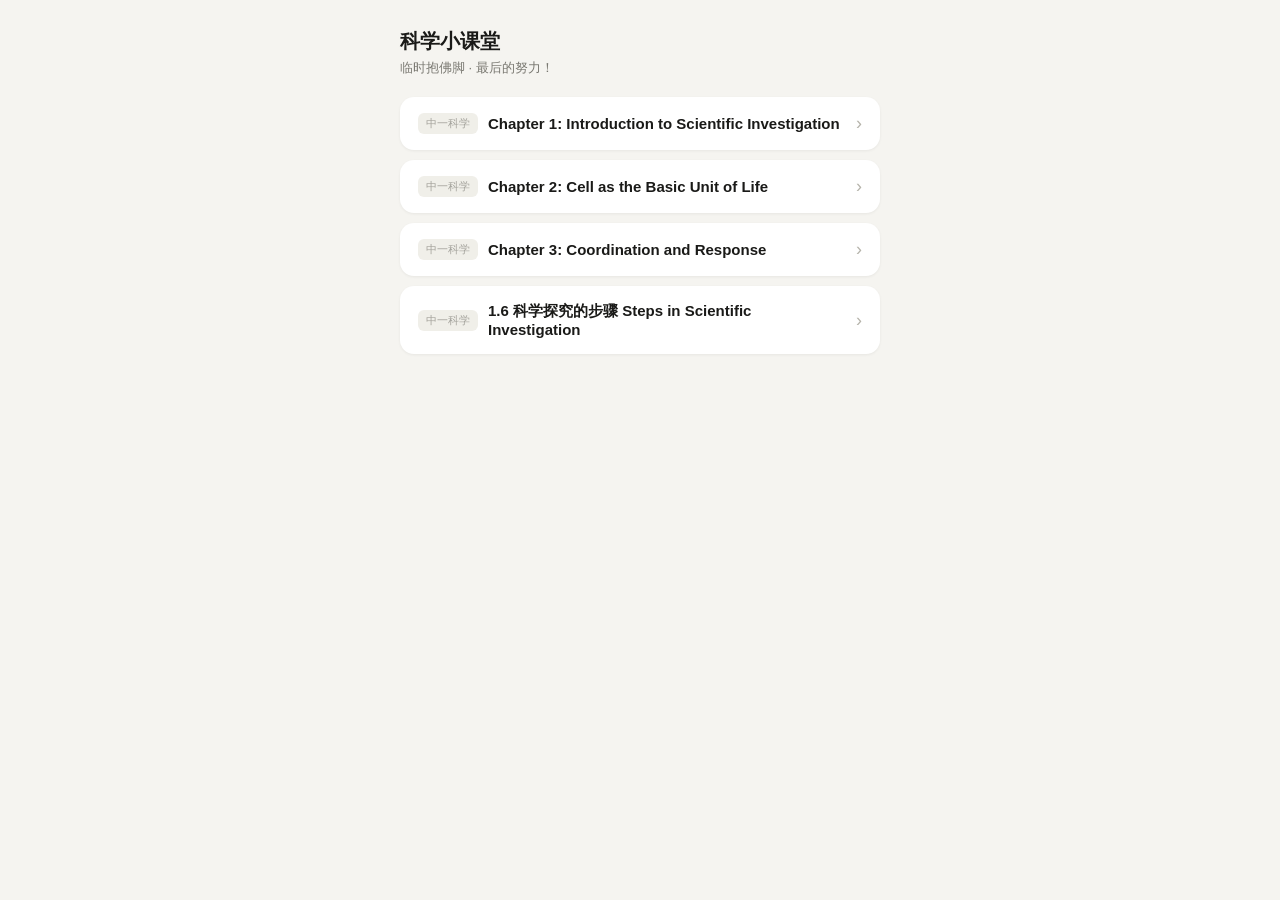
<file: index.html>
<!DOCTYPE html>
<html lang="zh">
<head>
<meta charset="UTF-8">
<meta name="viewport" content="width=device-width, initial-scale=1.0">
<title>科学小课堂</title>
<link rel="stylesheet" href="style.css">
</head>
<body>
<div class="wrap">
  <h1 class="page-title">科学小课堂</h1>
  <div class="page-subtitle">临时抱佛脚 · 最后的努力！</div>
  <div id="lesson-list">
    <a href="lesson-01.html" class="lesson-link">
      <span class="lesson-subject">中一科学</span>
      <span class="lesson-title">Chapter 1: Introduction to Scientific Investigation</span>
      <span class="arrow">›</span>
    </a>
    <a href="lesson-02.html" class="lesson-link">
      <span class="lesson-subject">中一科学</span>
      <span class="lesson-title">Chapter 2: Cell as the Basic Unit of Life</span>
      <span class="arrow">›</span>
    </a>
    <a href="lesson-03.html" class="lesson-link">
      <span class="lesson-subject">中一科学</span>
      <span class="lesson-title">Chapter 3: Coordination and Response</span>
      <span class="arrow">›</span>
    </a>
  </div>
</div>

<script src="content.js"></script>
<script>
  const list = document.getElementById('lesson-list');
  lessons.forEach(lesson => {
    const a = document.createElement('a');
    a.href = `lesson.html?id=${lesson.id}`;
    a.className = 'lesson-link';
    a.innerHTML = `
      <span class="lesson-subject">${lesson.subject}</span>
      <span class="lesson-title">${lesson.title}</span>
      <span class="arrow">›</span>
    `;
    list.appendChild(a);
  });
</script>
</body>
</html>
</file>
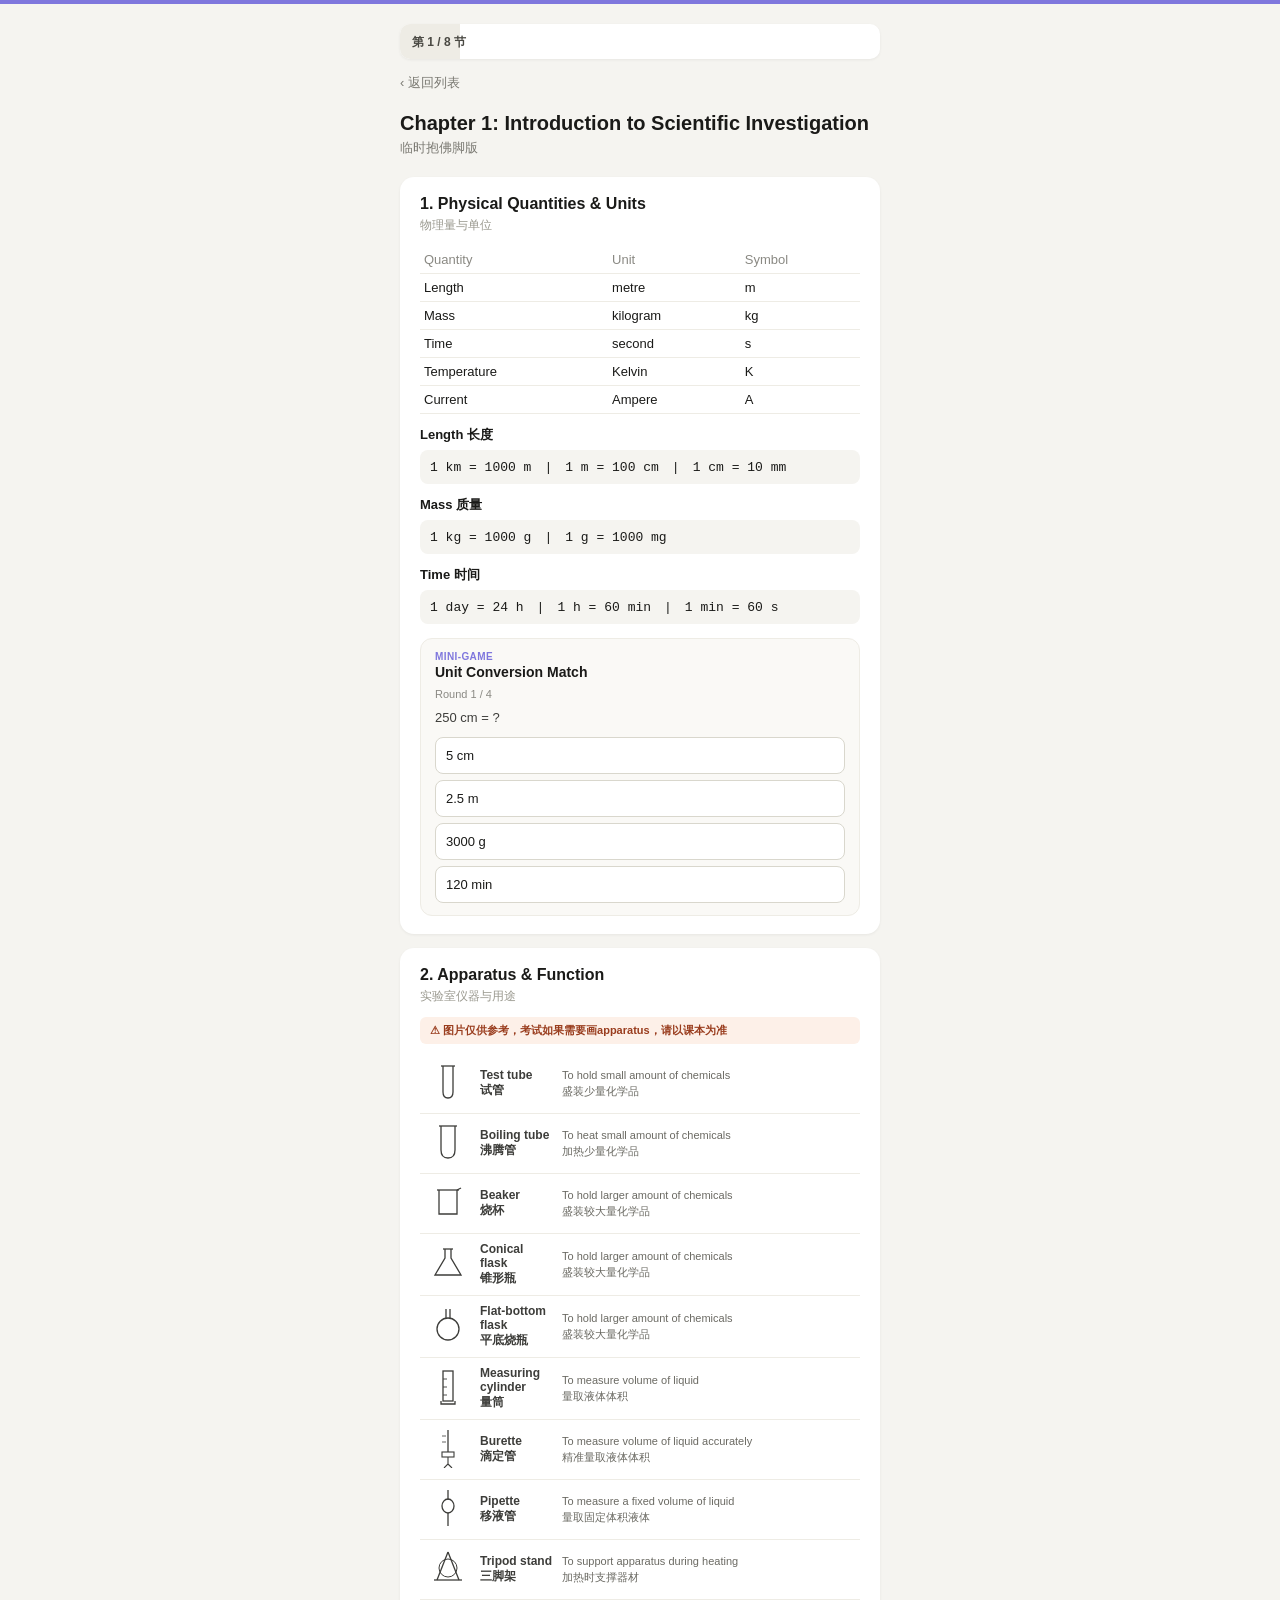
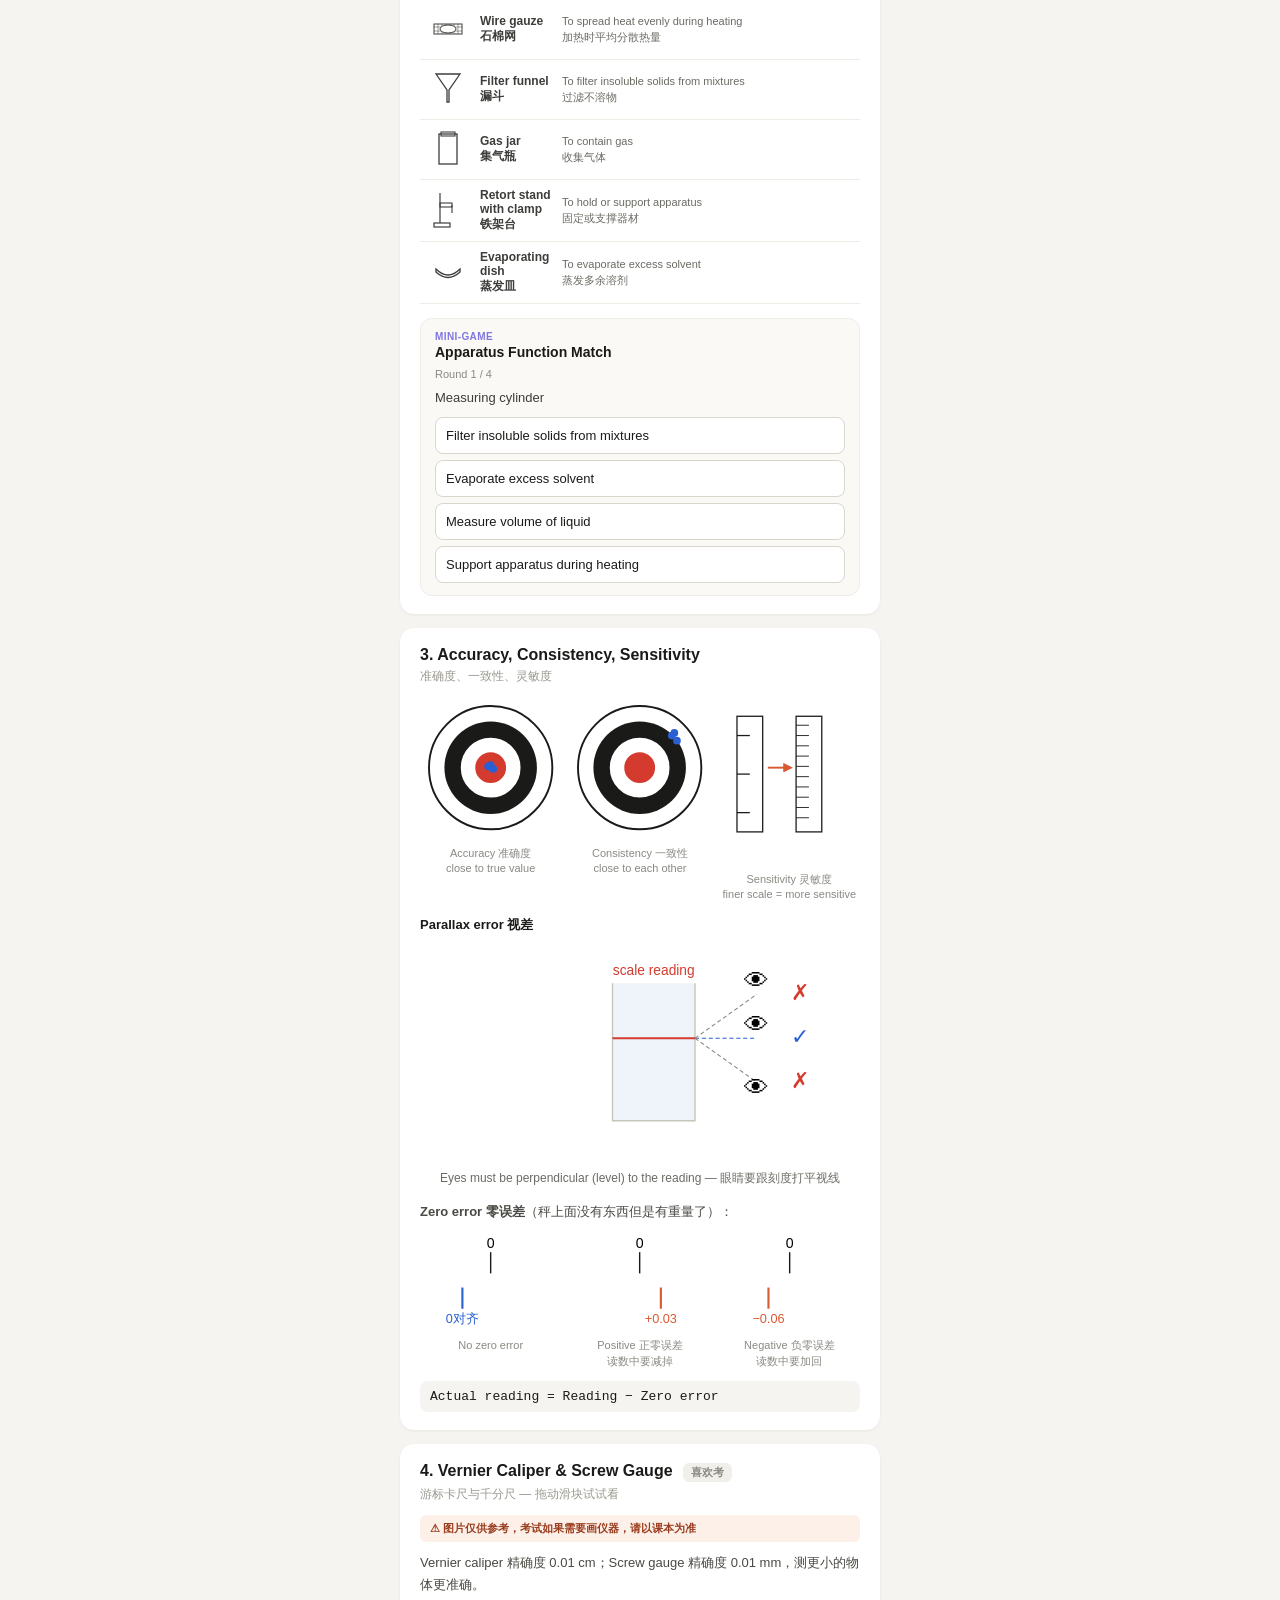
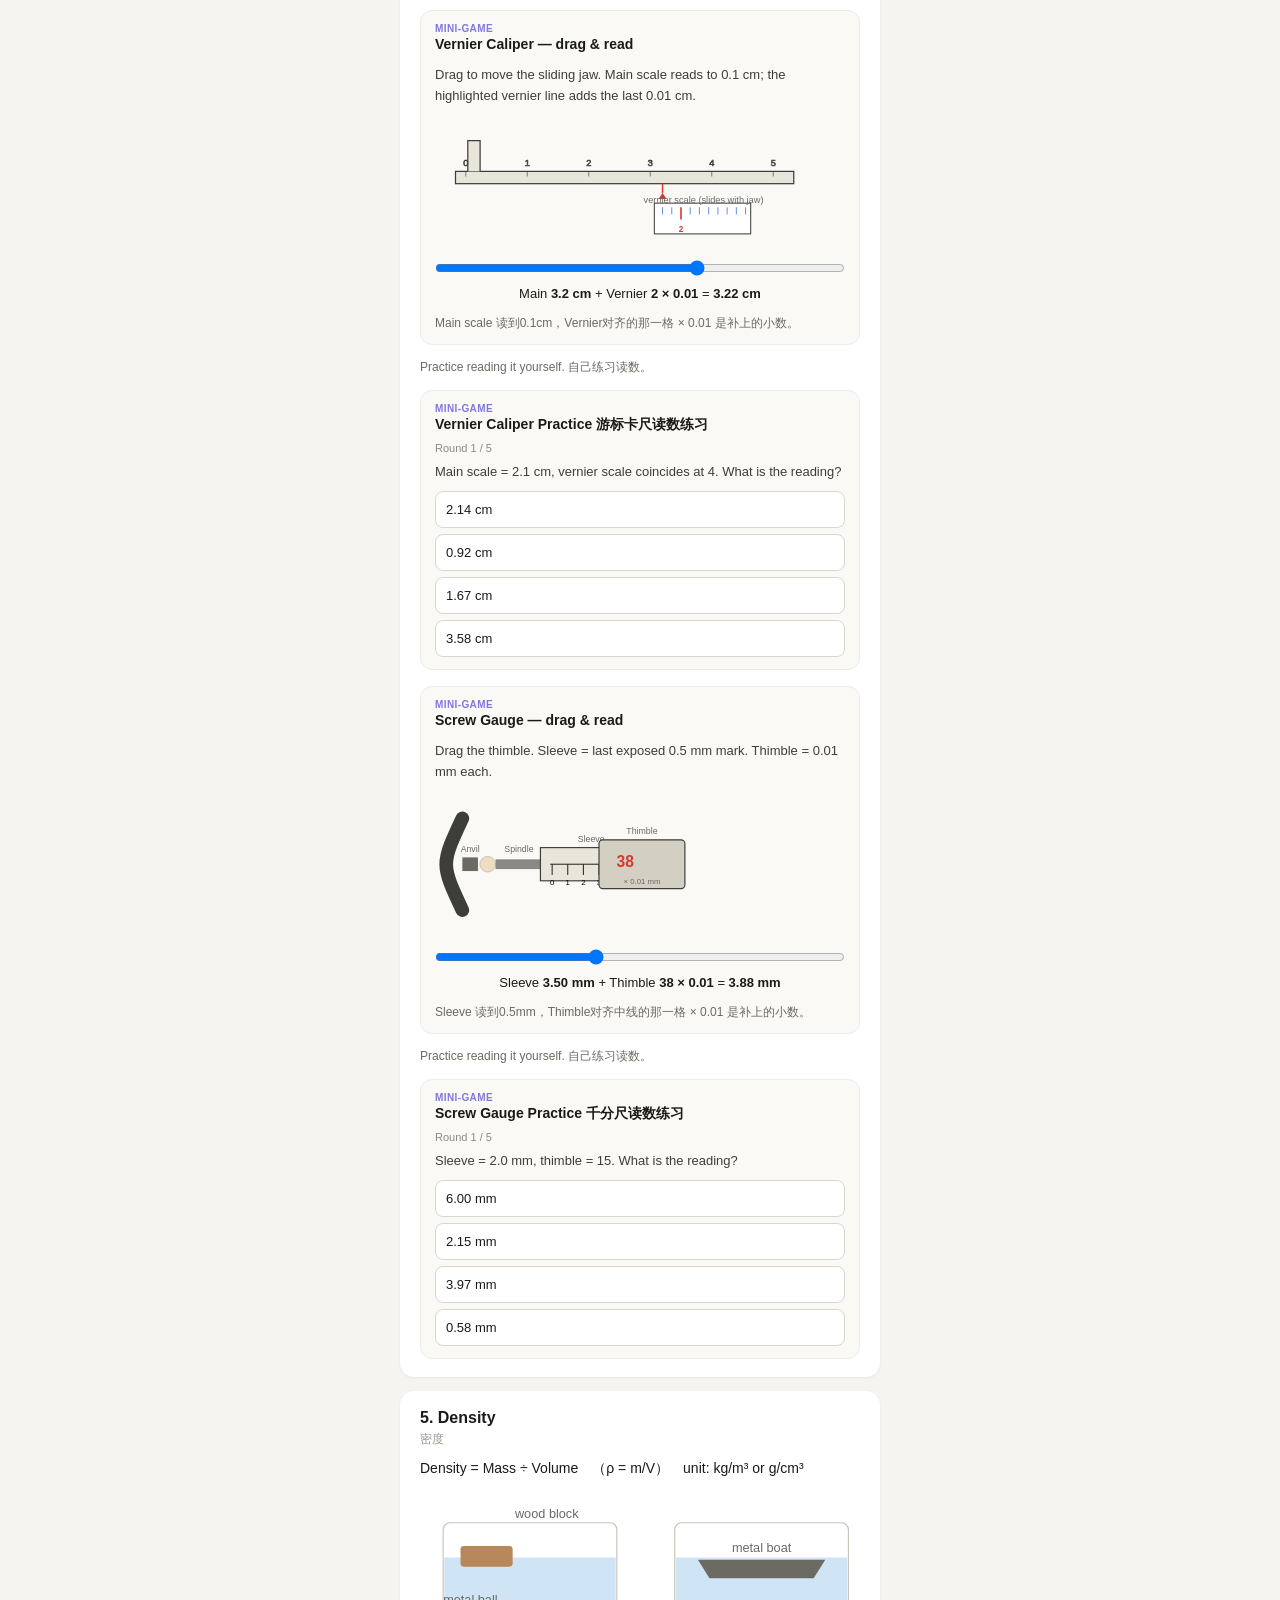
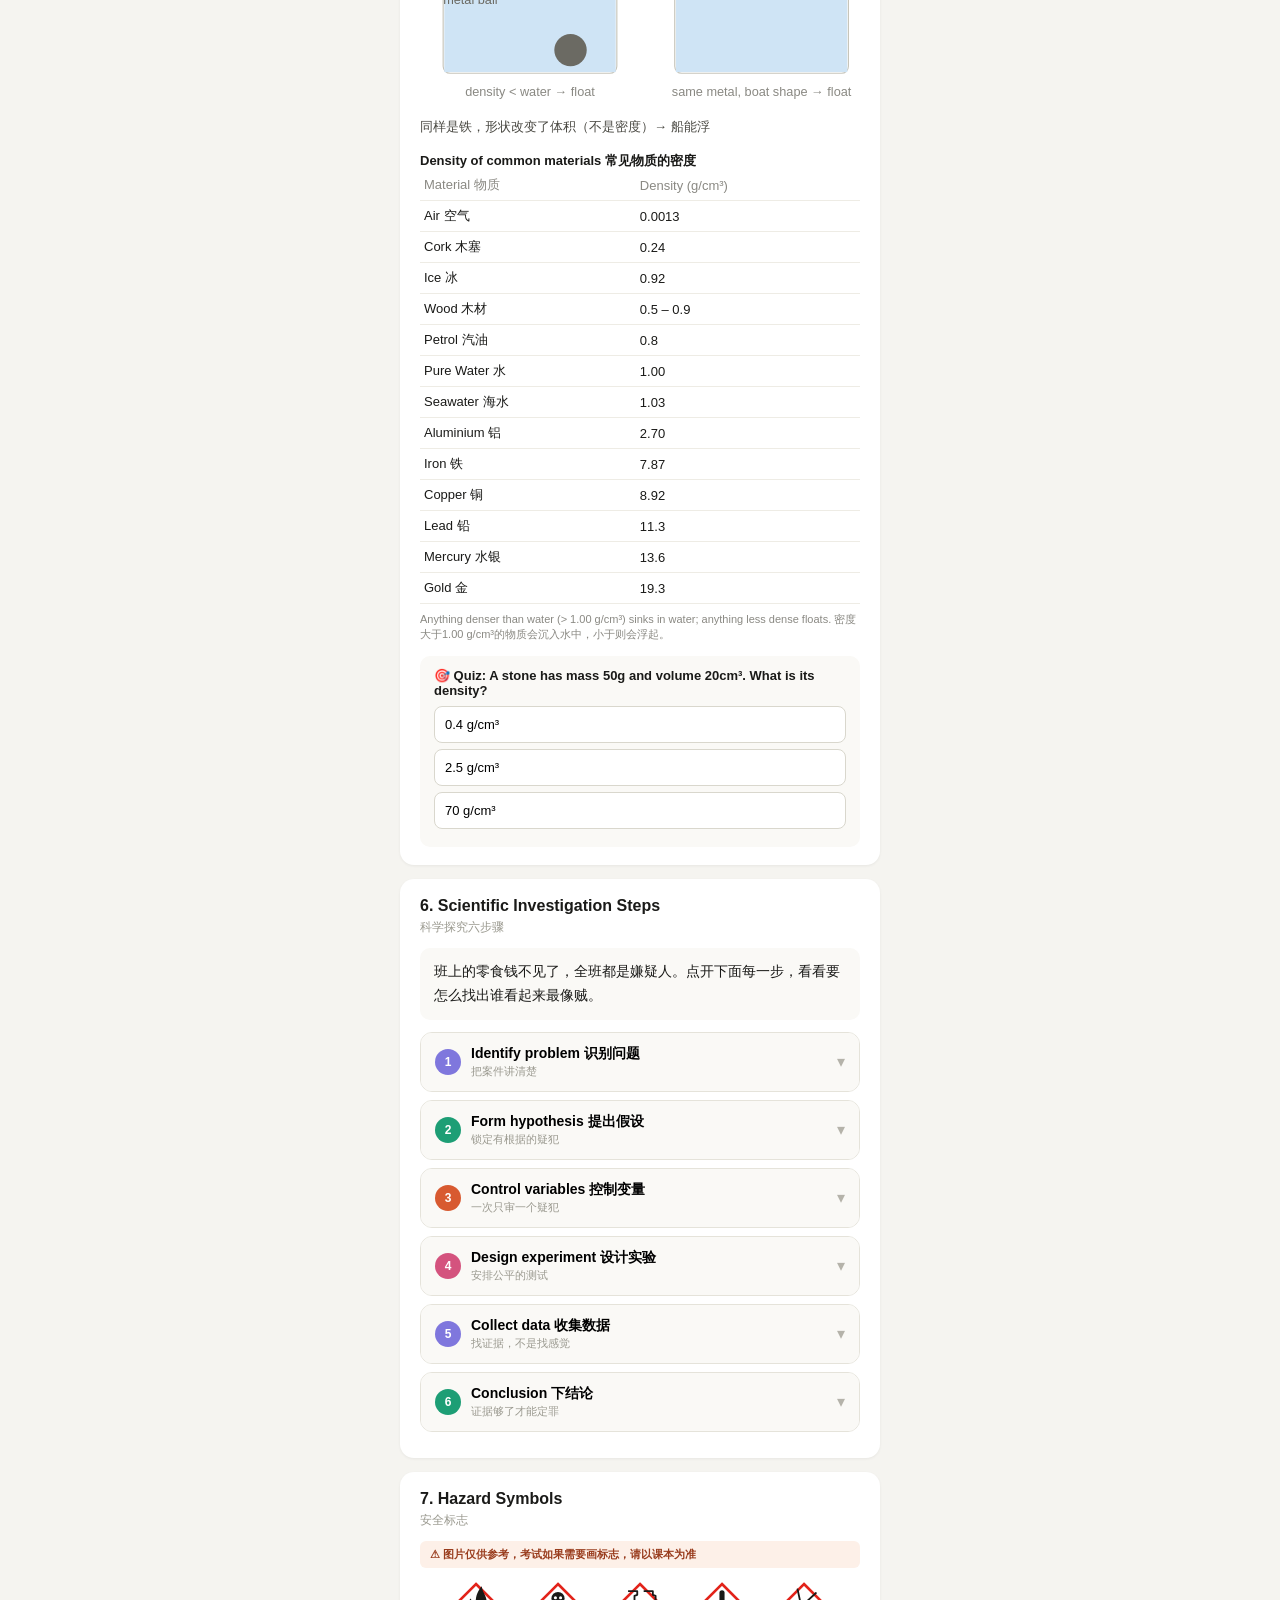
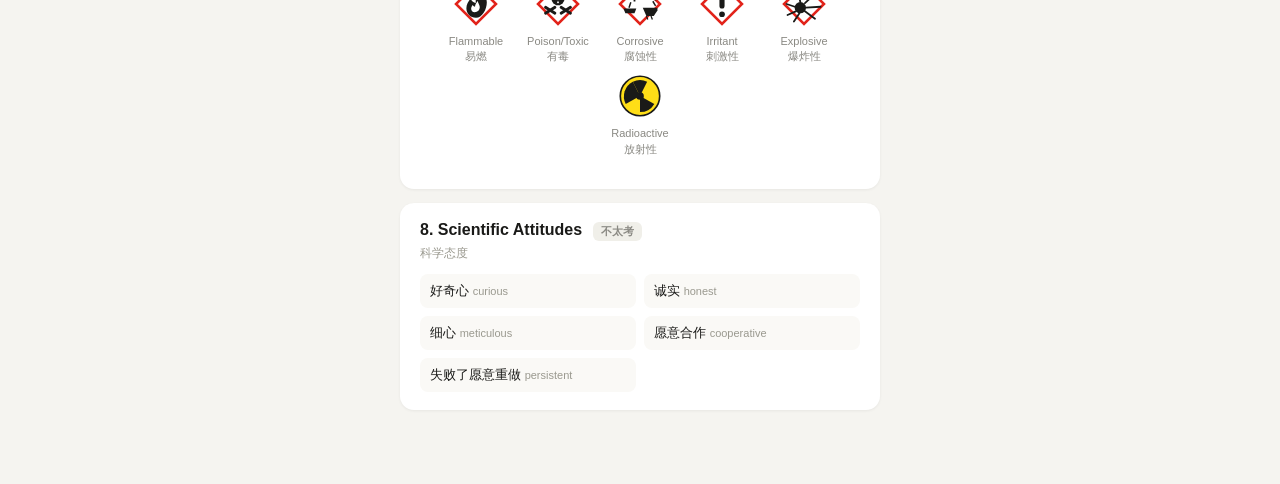
<file: lesson-01.html>
<!DOCTYPE html>
<html lang="zh">
<head>
<meta charset="UTF-8">
<meta name="viewport" content="width=device-width, initial-scale=1.0">
<title>Chapter 1: Introduction to Scientific Investigation</title>
<link rel="stylesheet" href="style.css">
<script src="games.js" defer></script>
<style>
  .section { background:#fff; border-radius:14px; padding:18px 20px; margin-bottom:14px; box-shadow:0 1px 3px rgba(0,0,0,0.06); }
  .section h2 { font-size:16px; font-weight:600; margin:0 0 4px; }
  .section .eng { font-size:12px; color:#9a998f; margin-bottom:12px; }
  .weight-tag { display:inline-block; font-size:11px; padding:2px 8px; border-radius:6px; background:#f0efe9; color:#8a8983; margin-left:6px; }
  table.unit-tbl { width:100%; border-collapse:collapse; font-size:13px; margin-bottom:8px; }
  table.unit-tbl th, table.unit-tbl td { text-align:left; padding:6px 4px; border-bottom:1px solid #eeece5; }
  table.unit-tbl th { color:#8a8983; font-weight:500; }
  .prefix-line { font-family: "SF Mono", monospace; font-size:13px; background:#f5f4f0; padding:8px 10px; border-radius:8px; }
  .img-row { display:flex; gap:8px; margin:12px 0; flex-wrap:wrap; }
  .img-cell { flex:1; min-width:90px; text-align:center; }
  .thief-intro { background:#faf9f6; border-radius:10px; padding:12px 14px; margin-bottom:12px; font-size:14px; line-height:1.7; }
  .step-card { border:0.5px solid #e5e3da; border-radius:12px; margin-bottom:8px; overflow:hidden; }
  .step-header { width:100%; display:flex; align-items:center; gap:10px; padding:12px 14px; background:#faf9f6; border:none; cursor:pointer; text-align:left; font-family:inherit; }
  .step-badge { width:26px; height:26px; min-width:26px; border-radius:50%; display:flex; align-items:center; justify-content:center; font-size:12px; font-weight:600; color:#fff; }
  .step-title-wrap { flex:1; }
  .step-title { display:block; font-size:14px; font-weight:600; }
  .step-sub { display:block; font-size:11px; color:#9a998f; margin-top:1px; }
  .step-chevron { font-size:16px; color:#b5b3aa; transition:transform 0.2s; }
  .step-body { max-height:0; overflow:hidden; transition:max-height 0.25s ease; background:#fff; }
  .step-body-inner { padding:12px 14px; font-size:13px; line-height:1.7; color:#4a4943; }
  .attitude-grid { display:grid; grid-template-columns: 1fr 1fr; gap:8px; }
  .attitude-item { background:#faf9f6; border-radius:8px; padding:8px 10px; font-size:13px; }
  .attitude-item .en { color:#9a998f; font-size:11px; }
  .app-tbl { width:100%; border-collapse:collapse; font-size:12px; }
  .app-tbl td { padding:8px 4px; border-bottom:1px solid #eeece5; vertical-align:middle; }
  .app-tbl .icon-cell { width:56px; text-align:center; }
  .app-tbl .name-cell { width:82px; font-weight:600; color:#3d3d3a; }
  .app-tbl .fn-cell { color:#6b6a63; font-size:11px; line-height:1.5; }
  .quiz-box { background:#faf9f6; border-radius:10px; padding:12px 14px; margin-top:14px; }
  .quiz-box .qtitle { font-size:13px; font-weight:600; margin-bottom:8px; }
  .qopt { padding:10px; text-align:left; border:0.5px solid #d9d7cd; border-radius:8px; background:#fff; cursor:pointer; font-size:13px; display:block; width:100%; margin-bottom:6px; }
  .qfb { font-size:13px; margin-top:8px; display:none; font-weight:600; }
</style>
</head>
<body class="ch-accent ch-1">
<div class="ch-bar"></div>
<div class="wrap">
  <a href="index.html" class="back-link">‹ 返回列表</a>
  <h1 class="page-title">Chapter 1: Introduction to Scientific Investigation</h1>
  <div class="page-subtitle">临时抱佛脚版</div>

  <div class="section">
    <h2>1. Physical Quantities & Units</h2>
    <div class="eng">物理量与单位</div>
    <table class="unit-tbl">
      <tr><th>Quantity</th><th>Unit</th><th>Symbol</th></tr>
      <tr><td>Length</td><td>metre</td><td>m</td></tr>
      <tr><td>Mass</td><td>kilogram</td><td>kg</td></tr>
      <tr><td>Time</td><td>second</td><td>s</td></tr>
      <tr><td>Temperature</td><td>Kelvin</td><td>K</td></tr>
      <tr><td>Current</td><td>Ampere</td><td>A</td></tr>
    </table>

    <div style="font-size:13px; font-weight:600; margin:12px 0 6px;">Length 长度</div>
    <div class="prefix-line">1 km = 1000 m　|　1 m = 100 cm　|　1 cm = 10 mm</div>

    <div style="font-size:13px; font-weight:600; margin:12px 0 6px;">Mass 质量</div>
    <div class="prefix-line">1 kg = 1000 g　|　1 g = 1000 mg</div>

    <div style="font-size:13px; font-weight:600; margin:12px 0 6px;">Time 时间</div>
    <div class="prefix-line">1 day = 24 h　|　1 h = 60 min　|　1 min = 60 s</div>

    <div id="game-units"></div>
  </div>

  <div class="section">
    <h2>2. Apparatus & Function</h2>
    <div class="eng">实验室仪器与用途</div>
    <p style="font-size:11px; font-weight:700; color:#993c1d; background:#fdf0e8; padding:6px 10px; border-radius:6px; margin:0 0 10px;">⚠ 图片仅供参考，考试如果需要画apparatus，请以课本为准</p>
    <table class="app-tbl">
      <tr>
        <td class="icon-cell"><svg width="40" height="40" viewBox="0 0 40 40"><path d="M15 4 L15 30 Q15 36 20 36 Q25 36 25 30 L25 4" fill="none" stroke="#3d3d3a" stroke-width="1.3"/><line x1="13" y1="4" x2="27" y2="4" stroke="#3d3d3a" stroke-width="1.3"/></svg></td>
        <td class="name-cell">Test tube<br>试管</td>
        <td class="fn-cell">To hold small amount of chemicals<br>盛装少量化学品</td>
      </tr>
      <tr>
        <td class="icon-cell"><svg width="40" height="40" viewBox="0 0 40 40"><path d="M13 4 L13 28 Q13 36 20 36 Q27 36 27 28 L27 4" fill="none" stroke="#3d3d3a" stroke-width="1.3"/><line x1="11" y1="4" x2="29" y2="4" stroke="#3d3d3a" stroke-width="1.3"/></svg></td>
        <td class="name-cell">Boiling tube<br>沸腾管</td>
        <td class="fn-cell">To heat small amount of chemicals<br>加热少量化学品</td>
      </tr>
      <tr>
        <td class="icon-cell"><svg width="40" height="40" viewBox="0 0 40 40"><path d="M11 8 L11 32 L29 32 L29 8" fill="none" stroke="#3d3d3a" stroke-width="1.3"/><line x1="9" y1="8" x2="31" y2="8" stroke="#3d3d3a" stroke-width="1.3"/><path d="M29 8 L33 6" stroke="#3d3d3a" stroke-width="1.3" fill="none"/></svg></td>
        <td class="name-cell">Beaker<br>烧杯</td>
        <td class="fn-cell">To hold larger amount of chemicals<br>盛装较大量化学品</td>
      </tr>
      <tr>
        <td class="icon-cell"><svg width="40" height="40" viewBox="0 0 40 40"><path d="M17 6 L17 15 L7 32 L33 32 L23 15 L23 6" fill="none" stroke="#3d3d3a" stroke-width="1.3"/><line x1="15" y1="6" x2="25" y2="6" stroke="#3d3d3a" stroke-width="1.3"/></svg></td>
        <td class="name-cell">Conical flask<br>锥形瓶</td>
        <td class="fn-cell">To hold larger amount of chemicals<br>盛装较大量化学品</td>
      </tr>
      <tr>
        <td class="icon-cell"><svg width="40" height="40" viewBox="0 0 40 40"><line x1="18" y1="4" x2="18" y2="14" stroke="#3d3d3a" stroke-width="1.3"/><line x1="22" y1="4" x2="22" y2="14" stroke="#3d3d3a" stroke-width="1.3"/><circle cx="20" cy="24" r="11" fill="none" stroke="#3d3d3a" stroke-width="1.3"/></svg></td>
        <td class="name-cell">Flat-bottom flask<br>平底烧瓶</td>
        <td class="fn-cell">To hold larger amount of chemicals<br>盛装较大量化学品</td>
      </tr>
      <tr>
        <td class="icon-cell"><svg width="40" height="40" viewBox="0 0 40 40"><rect x="15" y="4" width="10" height="30" fill="none" stroke="#3d3d3a" stroke-width="1.3"/><path d="M13 34 L13 37 L27 37 L27 34" stroke="#3d3d3a" stroke-width="1.3" fill="none"/><line x1="15" y1="12" x2="19" y2="12" stroke="#3d3d3a" stroke-width="0.9"/><line x1="15" y1="20" x2="19" y2="20" stroke="#3d3d3a" stroke-width="0.9"/><line x1="15" y1="28" x2="19" y2="28" stroke="#3d3d3a" stroke-width="0.9"/></svg></td>
        <td class="name-cell">Measuring cylinder<br>量筒</td>
        <td class="fn-cell">To measure volume of liquid<br>量取液体体积</td>
      </tr>
      <tr>
        <td class="icon-cell"><svg width="40" height="40" viewBox="0 0 40 40"><line x1="20" y1="2" x2="20" y2="24" stroke="#3d3d3a" stroke-width="1.3"/><rect x="14" y="24" width="12" height="5" fill="none" stroke="#3d3d3a" stroke-width="1.1"/><path d="M20 29 L20 36 L16 40 M20 36 L24 40" stroke="#3d3d3a" stroke-width="1.1" fill="none"/><line x1="14" y1="8" x2="18" y2="8" stroke="#3d3d3a" stroke-width="0.8"/><line x1="14" y1="14" x2="18" y2="14" stroke="#3d3d3a" stroke-width="0.8"/></svg></td>
        <td class="name-cell">Burette<br>滴定管</td>
        <td class="fn-cell">To measure volume of liquid accurately<br>精准量取液体体积</td>
      </tr>
      <tr>
        <td class="icon-cell"><svg width="40" height="40" viewBox="0 0 40 40"><line x1="20" y1="2" x2="20" y2="12" stroke="#3d3d3a" stroke-width="1.3"/><ellipse cx="20" cy="18" rx="6" ry="7" fill="none" stroke="#3d3d3a" stroke-width="1.3"/><line x1="20" y1="25" x2="20" y2="38" stroke="#3d3d3a" stroke-width="1.3"/></svg></td>
        <td class="name-cell">Pipette<br>移液管</td>
        <td class="fn-cell">To measure a fixed volume of liquid<br>量取固定体积液体</td>
      </tr>
      <tr>
        <td class="icon-cell"><svg width="40" height="40" viewBox="0 0 40 40"><line x1="20" y1="4" x2="9" y2="32" stroke="#3d3d3a" stroke-width="1.3"/><line x1="20" y1="4" x2="31" y2="32" stroke="#3d3d3a" stroke-width="1.3"/><line x1="6" y1="32" x2="34" y2="32" stroke="#3d3d3a" stroke-width="1.3"/><circle cx="20" cy="20" r="9" fill="none" stroke="#3d3d3a" stroke-width="1"/></svg></td>
        <td class="name-cell">Tripod stand<br>三脚架</td>
        <td class="fn-cell">To support apparatus during heating<br>加热时支撑器材</td>
      </tr>
      <tr>
        <td class="icon-cell"><svg width="40" height="40" viewBox="0 0 40 40"><rect x="6" y="16" width="28" height="10" fill="none" stroke="#3d3d3a" stroke-width="1"/><line x1="10" y1="16" x2="10" y2="26" stroke="#3d3d3a" stroke-width="0.5"/><line x1="14" y1="16" x2="14" y2="26" stroke="#3d3d3a" stroke-width="0.5"/><line x1="18" y1="16" x2="18" y2="26" stroke="#3d3d3a" stroke-width="0.5"/><line x1="22" y1="16" x2="22" y2="26" stroke="#3d3d3a" stroke-width="0.5"/><line x1="26" y1="16" x2="26" y2="26" stroke="#3d3d3a" stroke-width="0.5"/><line x1="30" y1="16" x2="30" y2="26" stroke="#3d3d3a" stroke-width="0.5"/><line x1="6" y1="19" x2="34" y2="19" stroke="#3d3d3a" stroke-width="0.5"/><line x1="6" y1="23" x2="34" y2="23" stroke="#3d3d3a" stroke-width="0.5"/><ellipse cx="20" cy="21" rx="8" ry="4" fill="#fff" stroke="#3d3d3a" stroke-width="1"/></svg></td>
        <td class="name-cell">Wire gauze<br>石棉网</td>
        <td class="fn-cell">To spread heat evenly during heating<br>加热时平均分散热量</td>
      </tr>
      <tr>
        <td class="icon-cell"><svg width="40" height="40" viewBox="0 0 40 40"><path d="M8 6 L32 6 L21 22 L21 34 L19 34 L19 22 Z" fill="none" stroke="#3d3d3a" stroke-width="1.3"/></svg></td>
        <td class="name-cell">Filter funnel<br>漏斗</td>
        <td class="fn-cell">To filter insoluble solids from mixtures<br>过滤不溶物</td>
      </tr>
      <tr>
        <td class="icon-cell"><svg width="40" height="40" viewBox="0 0 40 40"><rect x="11" y="6" width="18" height="30" fill="none" stroke="#3d3d3a" stroke-width="1.3"/><rect x="13" y="4" width="14" height="4" fill="none" stroke="#3d3d3a" stroke-width="1.1"/></svg></td>
        <td class="name-cell">Gas jar<br>集气瓶</td>
        <td class="fn-cell">To contain gas<br>收集气体</td>
      </tr>
      <tr>
        <td class="icon-cell"><svg width="40" height="40" viewBox="0 0 40 40"><rect x="6" y="34" width="16" height="4" fill="none" stroke="#3d3d3a" stroke-width="1.2"/><line x1="12" y1="4" x2="12" y2="34" stroke="#3d3d3a" stroke-width="1.2"/><rect x="12" y="14" width="12" height="4" fill="none" stroke="#3d3d3a" stroke-width="1.1"/><line x1="24" y1="16" x2="24" y2="24" stroke="#3d3d3a" stroke-width="1.1"/></svg></td>
        <td class="name-cell">Retort stand with clamp<br>铁架台</td>
        <td class="fn-cell">To hold or support apparatus<br>固定或支撑器材</td>
      </tr>
      <tr>
        <td class="icon-cell"><svg width="40" height="40" viewBox="0 0 40 40"><path d="M8 18 Q20 30 32 18 L32 21 Q20 32 8 21 Z" fill="none" stroke="#3d3d3a" stroke-width="1.3"/></svg></td>
        <td class="name-cell">Evaporating dish<br>蒸发皿</td>
        <td class="fn-cell">To evaporate excess solvent<br>蒸发多余溶剂</td>
      </tr>
    </table>
    <div id="game-apparatus"></div>
  </div>

  <div class="section">
    <h2>3. Accuracy, Consistency, Sensitivity</h2>
    <div class="eng">准确度、一致性、灵敏度</div>
    <div class="img-row">
      <div class="img-cell">
        <svg width="100%" viewBox="0 0 110 110" role="img"><title>Accuracy</title>
          <circle cx="55" cy="55" r="48" fill="#fff" stroke="#1a1a18" stroke-width="1.5"/>
          <circle cx="55" cy="55" r="36" fill="#1a1a18"/>
          <circle cx="55" cy="55" r="24" fill="#fff" stroke="#1a1a18" stroke-width="1.5"/>
          <circle cx="55" cy="55" r="12" fill="#d43b2e"/>
          <circle cx="53" cy="54" r="3" fill="#2a5fd4"/>
          <circle cx="57" cy="56" r="3" fill="#2a5fd4"/>
          <circle cx="55" cy="53" r="3" fill="#2a5fd4"/>
        </svg>
        <div class="img-caption">Accuracy 准确度<br>close to true value</div>
      </div>
      <div class="img-cell">
        <svg width="100%" viewBox="0 0 110 110" role="img"><title>Consistency</title>
          <circle cx="55" cy="55" r="48" fill="#fff" stroke="#1a1a18" stroke-width="1.5"/>
          <circle cx="55" cy="55" r="36" fill="#1a1a18"/>
          <circle cx="55" cy="55" r="24" fill="#fff" stroke="#1a1a18" stroke-width="1.5"/>
          <circle cx="55" cy="55" r="12" fill="#d43b2e"/>
          <circle cx="80" cy="30" r="3" fill="#2a5fd4"/>
          <circle cx="84" cy="34" r="3" fill="#2a5fd4"/>
          <circle cx="82" cy="28" r="3" fill="#2a5fd4"/>
        </svg>
        <div class="img-caption">Consistency 一致性<br>close to each other</div>
      </div>
      <div class="img-cell">
        <svg width="100%" viewBox="0 0 110 130" role="img"><title>Sensitivity</title>
          <rect x="14" y="15" width="20" height="90" fill="#fff" stroke="#1a1a18" stroke-width="1"/>
          <line x1="14" y1="30" x2="24" y2="30" stroke="#1a1a18" stroke-width="1"/>
          <line x1="14" y1="60" x2="24" y2="60" stroke="#1a1a18" stroke-width="1"/>
          <line x1="14" y1="90" x2="24" y2="90" stroke="#1a1a18" stroke-width="1"/>
          <rect x="60" y="15" width="20" height="90" fill="#fff" stroke="#1a1a18" stroke-width="1"/>
          <line x1="60" y1="22" x2="70" y2="22" stroke="#1a1a18" stroke-width="0.7"/>
          <line x1="60" y1="30" x2="70" y2="30" stroke="#1a1a18" stroke-width="0.7"/>
          <line x1="60" y1="38" x2="70" y2="38" stroke="#1a1a18" stroke-width="0.7"/>
          <line x1="60" y1="46" x2="70" y2="46" stroke="#1a1a18" stroke-width="0.7"/>
          <line x1="60" y1="54" x2="70" y2="54" stroke="#1a1a18" stroke-width="0.7"/>
          <line x1="60" y1="62" x2="70" y2="62" stroke="#1a1a18" stroke-width="0.7"/>
          <line x1="60" y1="70" x2="70" y2="70" stroke="#1a1a18" stroke-width="0.7"/>
          <line x1="60" y1="78" x2="70" y2="78" stroke="#1a1a18" stroke-width="0.7"/>
          <line x1="60" y1="86" x2="70" y2="86" stroke="#1a1a18" stroke-width="0.7"/>
          <line x1="60" y1="94" x2="70" y2="94" stroke="#1a1a18" stroke-width="0.7"/>
          <path d="M38 55 L56 55" stroke="#d85a30" stroke-width="1.5" marker-end="url(#arr2)"/>
          <defs><marker id="arr2" viewBox="0 0 10 10" refX="8" refY="5" markerWidth="5" markerHeight="5" orient="auto"><path d="M0 0L10 5L0 10Z" fill="#d85a30"/></marker></defs>
        </svg>
        <div class="img-caption">Sensitivity 灵敏度<br>finer scale = more sensitive</div>
      </div>
    </div>

    <div style="font-size:13px; font-weight:600; margin-top:14px;">Parallax error 视差</div>
    <svg width="100%" viewBox="0 0 320 160" role="img" style="margin-top:8px;"><title>Parallax error</title>
      <path d="M140 30 L140 130 L200 130 L200 30" fill="#eef4fa" stroke="#c7c5ba" stroke-width="1"/>
      <line x1="140" y1="70" x2="200" y2="70" stroke="#d43b2e" stroke-width="1.5"/>
      <text x="170" y="24" font-size="10" text-anchor="middle" fill="#d43b2e">scale reading</text>

      <path d="M200 70 L245 70" stroke="#2a5fd4" stroke-width="0.8" stroke-dasharray="3,2"/>
      <text x="245" y="66" font-size="18" text-anchor="middle">👁</text>
      <text x="270" y="74" font-size="16" fill="#2a5fd4">✓</text>

      <path d="M200 70 L245 38" stroke="#8a8983" stroke-width="0.8" stroke-dasharray="3,2"/>
      <text x="245" y="34" font-size="18" text-anchor="middle">👁</text>
      <text x="270" y="42" font-size="16" fill="#d43b2e">✗</text>

      <path d="M200 70 L245 102" stroke="#8a8983" stroke-width="0.8" stroke-dasharray="3,2"/>
      <text x="245" y="112" font-size="18" text-anchor="middle">👁</text>
      <text x="270" y="106" font-size="16" fill="#d43b2e">✗</text>
    </svg>
    <div style="font-size:12px; color:#6b6a63; text-align:center; margin-top:4px;">Eyes must be perpendicular (level) to the reading — 眼睛要跟刻度打平视线</div>

    <div style="font-size:13px; color:#4a4943; line-height:1.7; margin-top:14px;"><strong>Zero error 零误差</strong>（秤上面没有东西但是有重量了）：</div>
    <div class="img-row" style="margin-top:8px;">
      <div class="img-cell">
        <svg width="100%" viewBox="0 0 100 70" role="img"><title>No zero error</title>
          <line x1="50" y1="15" x2="50" y2="30" stroke="#1a1a18" stroke-width="1"/>
          <text x="50" y="12" font-size="10" text-anchor="middle">0</text>
          <line x1="30" y1="40" x2="30" y2="55" stroke="#2a5fd4" stroke-width="1.5"/>
          <text x="30" y="65" font-size="9" text-anchor="middle" fill="#2a5fd4">0对齐</text>
        </svg>
        <div class="img-caption">No zero error</div>
      </div>
      <div class="img-cell">
        <svg width="100%" viewBox="0 0 100 70" role="img"><title>Positive zero error</title>
          <line x1="50" y1="15" x2="50" y2="30" stroke="#1a1a18" stroke-width="1"/>
          <text x="50" y="12" font-size="10" text-anchor="middle">0</text>
          <line x1="65" y1="40" x2="65" y2="55" stroke="#d85a30" stroke-width="1.5"/>
          <text x="65" y="65" font-size="9" text-anchor="middle" fill="#d85a30">+0.03</text>
        </svg>
        <div class="img-caption">Positive 正零误差<br>读数中要减掉</div>
      </div>
      <div class="img-cell">
        <svg width="100%" viewBox="0 0 100 70" role="img"><title>Negative zero error</title>
          <line x1="50" y1="15" x2="50" y2="30" stroke="#1a1a18" stroke-width="1"/>
          <text x="50" y="12" font-size="10" text-anchor="middle">0</text>
          <line x1="35" y1="40" x2="35" y2="55" stroke="#d85a30" stroke-width="1.5"/>
          <text x="35" y="65" font-size="9" text-anchor="middle" fill="#d85a30">−0.06</text>
        </svg>
        <div class="img-caption">Negative 负零误差<br>读数中要加回</div>
      </div>
    </div>
    <div class="prefix-line" style="margin-top:8px;">Actual reading = Reading − Zero error</div>
  </div>

  <div class="section">
    <h2>4. Vernier Caliper & Screw Gauge <span class="weight-tag">喜欢考</span></h2>
    <div class="eng">游标卡尺与千分尺 — 拖动滑块试试看</div>
    <p style="font-size:11px; font-weight:700; color:#993c1d; background:#fdf0e8; padding:6px 10px; border-radius:6px; margin:0 0 10px;">⚠ 图片仅供参考，考试如果需要画仪器，请以课本为准</p>
    <p style="font-size:13px; color:#4a4943; line-height:1.7; margin:0 0 10px;">Vernier caliper 精确度 0.01 cm；Screw gauge 精确度 0.01 mm，测更小的物体更准确。</p>
    <div id="game-vernier"></div>
    <p style="font-size:12px; color:#6b6a63; margin:14px 0 8px;">Practice reading it yourself. 自己练习读数。</p>
    <div id="game-vernier-practice"></div>

    <div id="game-screwgauge" style="margin-top:16px;"></div>
    <p style="font-size:12px; color:#6b6a63; margin:14px 0 8px;">Practice reading it yourself. 自己练习读数。</p>
    <div id="game-screwgauge-practice"></div>
  </div>

  <div class="section">
    <h2>5. Density</h2>
    <div class="eng">密度</div>
    <div style="font-size:14px; margin-bottom:10px;">Density = Mass ÷ Volume　（ρ = m/V）　unit: kg/m³ or g/cm³</div>
    <svg width="100%" viewBox="0 0 380 190" role="img"><title>Floating and sinking</title>
      <rect x="20" y="30" width="150" height="130" rx="6" fill="none" stroke="#c7c5ba" stroke-width="1"/>
      <rect x="21" y="60" width="148" height="99" fill="#cfe4f5"/>
      <rect x="35" y="50" width="45" height="18" rx="3" fill="#b8875a"/>
      <circle cx="130" cy="140" r="14" fill="#6b6a63"/>
      <text x="82" y="26" font-size="11" fill="#6b6a63">wood block</text>
      <text x="20" y="100" font-size="11" fill="#6b6a63">metal ball</text>
      <text x="95" y="180" font-size="11" text-anchor="middle" fill="#8a8983">density &lt; water → float</text>

      <rect x="220" y="30" width="150" height="130" rx="6" fill="none" stroke="#c7c5ba" stroke-width="1"/>
      <rect x="221" y="60" width="148" height="99" fill="#cfe4f5"/>
      <path d="M 240 62 L 350 62 L 340 78 L 250 78 Z" fill="#6b6a63"/>
      <text x="295" y="180" font-size="11" text-anchor="middle" fill="#8a8983">same metal, boat shape → float</text>
      <text x="295" y="55" font-size="11" text-anchor="middle" fill="#6b6a63">metal boat</text>
    </svg>
    <div style="font-size:13px; color:#4a4943; margin-top:6px;">同样是铁，形状改变了体积（不是密度）→ 船能浮</div>

    <div style="font-size:13px; font-weight:600; margin-top:16px;">Density of common materials 常见物质的密度</div>
    <table class="unit-tbl">
      <tr><th>Material 物质</th><th>Density (g/cm³)</th></tr>
      <tr><td>Air 空气</td><td>0.0013</td></tr>
      <tr><td>Cork 木塞</td><td>0.24</td></tr>
      <tr><td>Ice 冰</td><td>0.92</td></tr>
      <tr><td>Wood 木材</td><td>0.5 – 0.9</td></tr>
      <tr><td>Petrol 汽油</td><td>0.8</td></tr>
      <tr><td>Pure Water 水</td><td>1.00</td></tr>
      <tr><td>Seawater 海水</td><td>1.03</td></tr>
      <tr><td>Aluminium 铝</td><td>2.70</td></tr>
      <tr><td>Iron 铁</td><td>7.87</td></tr>
      <tr><td>Copper 铜</td><td>8.92</td></tr>
      <tr><td>Lead 铅</td><td>11.3</td></tr>
      <tr><td>Mercury 水银</td><td>13.6</td></tr>
      <tr><td>Gold 金</td><td>19.3</td></tr>
    </table>
    <div style="font-size:11px; color:#8a8983; margin-top:6px;">Anything denser than water (&gt; 1.00 g/cm³) sinks in water; anything less dense floats. 密度大于1.00 g/cm³的物质会沉入水中，小于则会浮起。</div>

    <div class="quiz-box">
      <div class="qtitle">🎯 Quiz: A stone has mass 50g and volume 20cm³. What is its density?</div>
      <div id="q-density"></div>
      <p id="fb-density" class="qfb"></p>
    </div>
  </div>

  <div class="section">
    <h2>6. Scientific Investigation Steps</h2>
    <div class="eng">科学探究六步骤</div>
    <div class="thief-intro">班上的零食钱不见了，全班都是嫌疑人。点开下面每一步，看看要怎么找出谁看起来最像贼。</div>
    <div id="steps"></div>
  </div>

  <div class="section">
    <h2>7. Hazard Symbols</h2>
    <div class="eng">安全标志</div>
    <p style="font-size:11px; font-weight:700; color:#993c1d; background:#fdf0e8; padding:6px 10px; border-radius:6px; margin:0 0 10px;">⚠ 图片仅供参考，考试如果需要画标志，请以课本为准</p>
    <div class="hazard-row" id="hazard-icons"></div>
  </div>

  <div class="section">
    <h2>8. Scientific Attitudes <span class="weight-tag">不太考</span></h2>
    <div class="eng">科学态度</div>
    <div class="attitude-grid">
      <div class="attitude-item">好奇心 <span class="en">curious</span></div>
      <div class="attitude-item">诚实 <span class="en">honest</span></div>
      <div class="attitude-item">细心 <span class="en">meticulous</span></div>
      <div class="attitude-item">愿意合作 <span class="en">cooperative</span></div>
      <div class="attitude-item">失败了愿意重做 <span class="en">persistent</span></div>
    </div>
  </div>

</div>

<script>
function buildQuiz(containerId, feedbackId, options, correctIndex, correctMsg, wrongMsg) {
  const container = document.getElementById(containerId);
  options.forEach((opt, i) => {
    const btn = document.createElement('button');
    btn.className = 'qopt';
    btn.textContent = opt;
    btn.addEventListener('click', () => {
      const fb = document.getElementById(feedbackId);
      fb.style.display = 'block';
      container.querySelectorAll('.qopt').forEach(b => { b.style.opacity = '0.5'; b.style.borderColor = '#d9d7cd'; });
      if (i === correctIndex) {
        btn.style.opacity = '1'; btn.style.borderColor = '#1d9e75';
        fb.style.color = '#0f6e56'; fb.innerHTML = '✓ ' + correctMsg;
      } else {
        btn.style.opacity = '1'; btn.style.borderColor = '#d85a30';
        fb.style.color = '#993c1d'; fb.innerHTML = '✗ ' + wrongMsg;
      }
    });
    container.appendChild(btn);
  });
}
buildQuiz('q-density', 'fb-density', ['0.4 g/cm³', '2.5 g/cm³', '70 g/cm³'], 1, 'Correct! 50 ÷ 20 = 2.5 g/cm³', 'Density = Mass ÷ Volume, try again');

const steps = [
  { n:1, color:'#7f77dd', title:'Identify problem 识别问题', sub:'把案件讲清楚', body:'不是「谁看起来最像贼」，而是「钱是什么时候不见的、谁有机会拿」——问出一个能查的问题。' },
  { n:2, color:'#1d9e75', title:'Form hypothesis 提出假设', sub:'锁定有根据的疑犯', body:'假设：小偷是下课时间最后留在教室的人。这个可以查证，不是乱猜「感觉他看起来最像贼」。' },
  { n:3, color:'#d85a30', title:'Control variables 控制变量', sub:'一次只审一个疑犯', body:'如果同时怀疑好几个人，又混进「谁欠钱」「谁上次也丢过东西」这些无关线索，案件会查不清。只锁定「当时在场」这一个条件。<br><br><strong>用这个案件对应三个关键词：</strong><br>• <strong>Manipulated variable 操纵变量</strong> — 你主动去比较的那个条件（例：是不是「当时在场」）<br>• <strong>Responding variable 应变变量</strong> — 跟着改变、你要观察的结果（例：这个人有没有作案嫌疑）<br>• <strong>Constant variable 控制变量</strong> — 全程保持不变、避免混淆判断的条件（例：同一间教室、同一天、同样的调查方式）' },
  { n:4, color:'#d4537e', title:'Design experiment 设计实验', sub:'安排公平的测试', body:'例如查监控、或安排某人不知情的情况下观察反应——设计一个能真正验证假设的方法。' },
  { n:5, color:'#7f77dd', title:'Collect data 收集数据', sub:'找证据，不是找感觉', body:'记录下监控时间、在场人员名单——用事实说话，不是「我觉得是他」。' },
  { n:6, color:'#1d9e75', title:'Conclusion 下结论', sub:'证据够了才能定罪', body:'如果证据支持假设，才能说是他。如果证据不够，就要放人重新调查——这才是公平，不是随便冤枉人。' }
];
const container = document.getElementById('steps');
steps.forEach((s) => {
  const card = document.createElement('div');
  card.className = 'step-card';
  const header = document.createElement('button');
  header.className = 'step-header';
  header.innerHTML = `
    <span class="step-badge" style="background:${s.color}">${s.n}</span>
    <span class="step-title-wrap">
      <span class="step-title">${s.title}</span>
      <span class="step-sub">${s.sub}</span>
    </span>
    <span class="step-chevron">▾</span>
  `;
  const body = document.createElement('div');
  body.className = 'step-body';
  const inner = document.createElement('div');
  inner.className = 'step-body-inner';
  inner.innerHTML = s.body;
  body.appendChild(inner);
  let open = false;
  header.addEventListener('click', () => {
    open = !open;
    const icon = header.querySelector('.step-chevron');
    if (open) { body.style.maxHeight = body.scrollHeight + 20 + 'px'; icon.style.transform = 'rotate(180deg)'; }
    else { body.style.maxHeight = '0'; icon.style.transform = 'rotate(0deg)'; }
  });
  card.appendChild(header); card.appendChild(body); container.appendChild(card);
});

// 等games.js（defer）加载完成后再初始化互动组件
window.addEventListener('DOMContentLoaded', () => {
  function init() {
    if (!window.Games) { setTimeout(init, 30); return; }

    Games.match(document.getElementById('game-units'), {
      title: 'Unit Conversion Match',
      items: [
        { prompt: '250 cm = ?', answer: '2.5 m' },
        { prompt: '3 kg = ?', answer: '3000 g' },
        { prompt: '2 h = ?', answer: '120 min' },
        { prompt: '50 mm = ?', answer: '5 cm' }
      ],
      choices: ['2.5 m', '3000 g', '120 min', '5 cm'],
      takeaway: '换算方向记住：大单位→小单位要乘，小单位→大单位要除。'
    });

    Games.match(document.getElementById('game-apparatus'), {
      title: 'Apparatus Function Match',
      items: [
        { prompt: 'Measuring cylinder', answer: 'Measure volume of liquid' },
        { prompt: 'Tripod stand', answer: 'Support apparatus during heating' },
        { prompt: 'Filter funnel', answer: 'Filter insoluble solids from mixtures' },
        { prompt: 'Evaporating dish', answer: 'Evaporate excess solvent' }
      ],
      choices: ['Measure volume of liquid', 'Support apparatus during heating', 'Filter insoluble solids from mixtures', 'Evaporate excess solvent'],
      takeaway: '功能记不熟的，回去看第2节的表格对照。'
    });

    Games.vernier(document.getElementById('game-vernier'), {
      title: 'Vernier Caliper — drag & read',
      takeaway: 'Main scale 读到0.1cm，Vernier对齐的那一格 × 0.01 是补上的小数。'
    });

    Games.match(document.getElementById('game-vernier-practice'), {
      title: 'Vernier Caliper Practice 游标卡尺读数练习',
      items: [
        { prompt: 'Main scale = 2.1 cm, vernier scale coincides at 4. What is the reading?', answer: '2.14 cm' },
        { prompt: 'Main scale = 3.5 cm, vernier scale coincides at 8. What is the reading?', answer: '3.58 cm' },
        { prompt: 'Main scale = 0.9 cm, vernier scale coincides at 2. What is the reading?', answer: '0.92 cm' },
        { prompt: 'Main scale = 4.0 cm, vernier scale coincides at 0. What is the reading?', answer: '4.00 cm' },
        { prompt: 'Main scale = 1.6 cm, vernier scale coincides at 7. What is the reading?', answer: '1.67 cm' }
      ],
      takeaway: 'Reading = Main scale + (Vernier division × 0.01 cm). 读数 = 主尺读数 + (游标格数 × 0.01 cm)'
    });

    Games.meter(document.getElementById('game-screwgauge'), {
      title: 'Screw Gauge — drag & read',
      takeaway: 'Sleeve 读到0.5mm，Thimble对齐中线的那一格 × 0.01 是补上的小数。'
    });

    Games.match(document.getElementById('game-screwgauge-practice'), {
      title: 'Screw Gauge Practice 千分尺读数练习',
      items: [
        { prompt: 'Sleeve = 2.0 mm, thimble = 15. What is the reading?', answer: '2.15 mm' },
        { prompt: 'Sleeve = 4.5 mm, thimble = 32. What is the reading?', answer: '4.82 mm' },
        { prompt: 'Sleeve = 0.5 mm, thimble = 8. What is the reading?', answer: '0.58 mm' },
        { prompt: 'Sleeve = 6.0 mm, thimble = 0. What is the reading?', answer: '6.00 mm' },
        { prompt: 'Sleeve = 3.5 mm, thimble = 47. What is the reading?', answer: '3.97 mm' }
      ],
      takeaway: 'Reading = Sleeve reading + (Thimble division × 0.01 mm). 读数 = 套筒读数 + (转筒格数 × 0.01 mm)'
    });

    const hazardWrap = document.getElementById('hazard-icons');
    [
      ['flammable', 'Flammable', '易燃'],
      ['toxic', 'Poison/Toxic', '有毒'],
      ['corrosive', 'Corrosive', '腐蚀性'],
      ['irritant', 'Irritant', '刺激性'],
      ['explosive', 'Explosive', '爆炸性'],
      ['radioactive', 'Radioactive', '放射性']
    ].forEach(([kind, en, cn]) => {
      const cell = document.createElement('div');
      cell.className = 'hazard-cell';
      cell.innerHTML = `${Games.ghsIcon(kind, 44)}<div class="img-caption">${en}<br>${cn}</div>`;
      hazardWrap.appendChild(cell);
    });

    Games.attachProgress();
  }
  init();
});
</script>
</body>
</html>
</file>
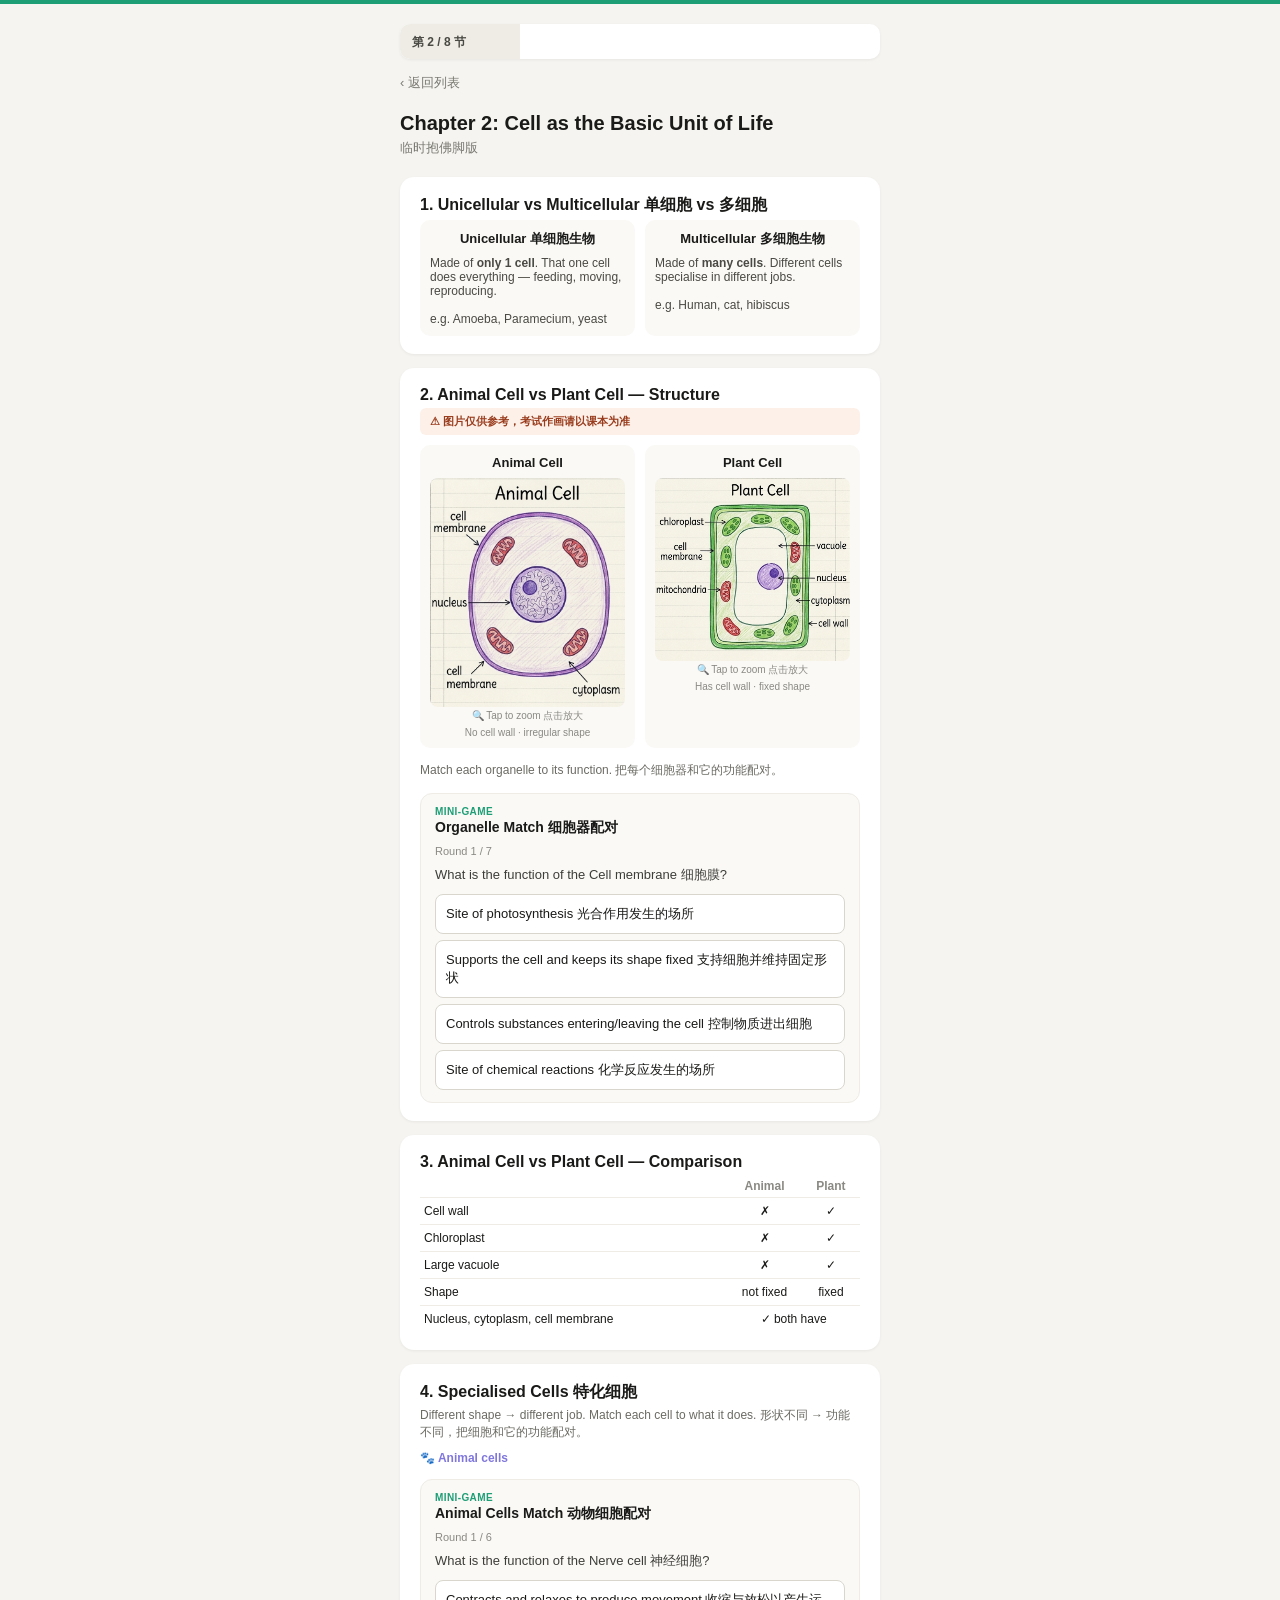
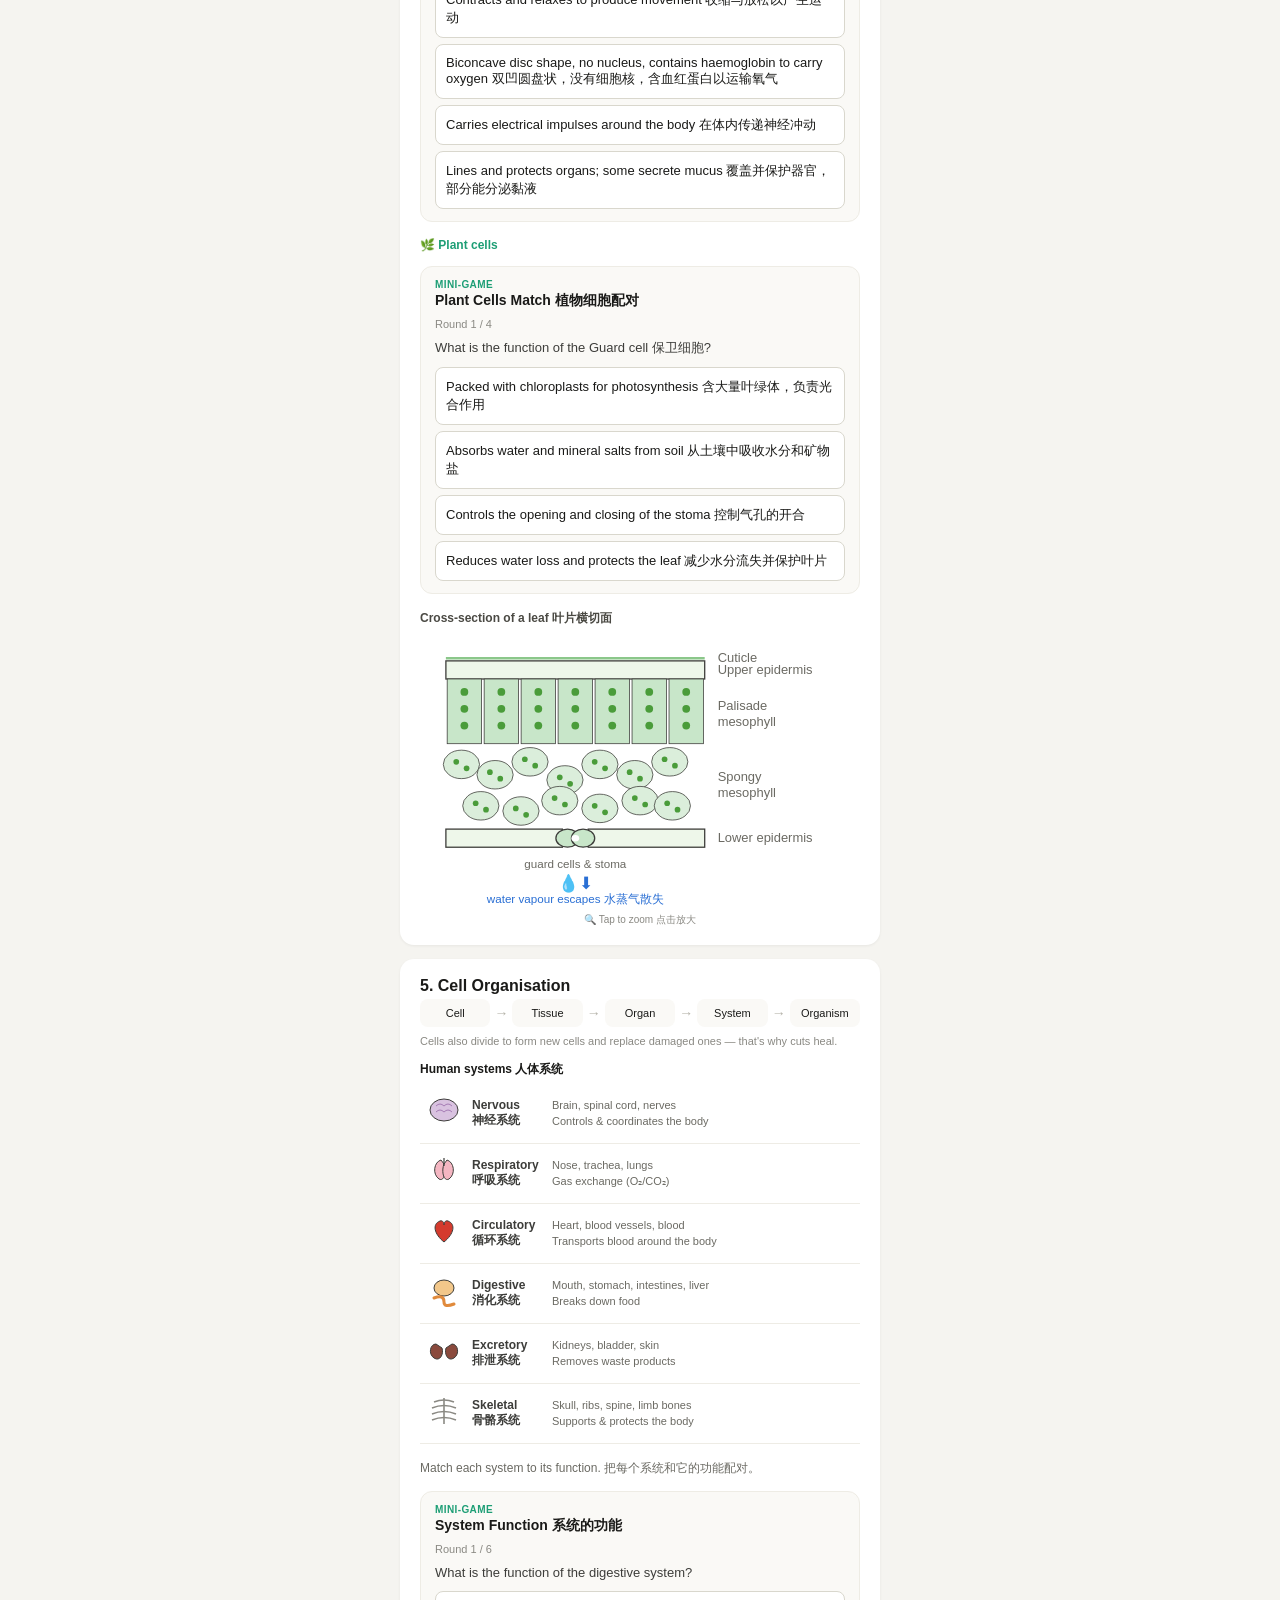
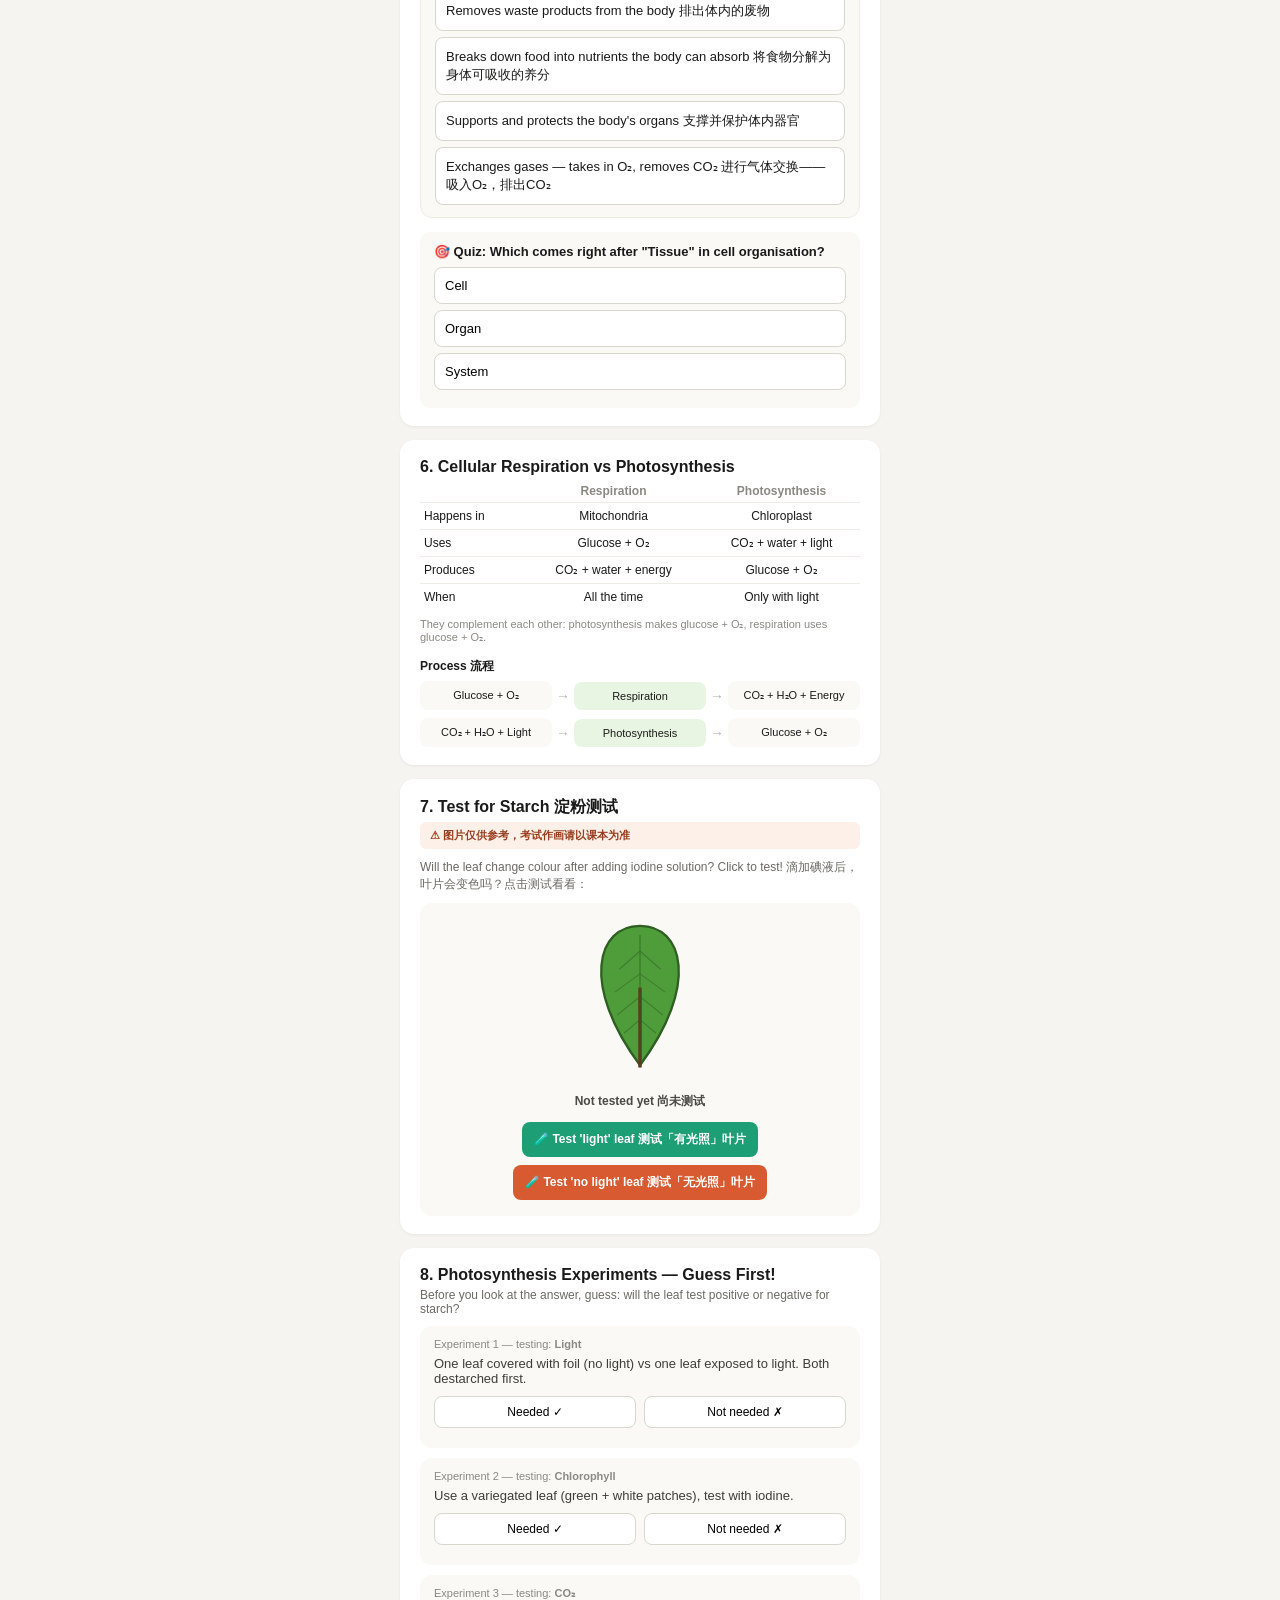
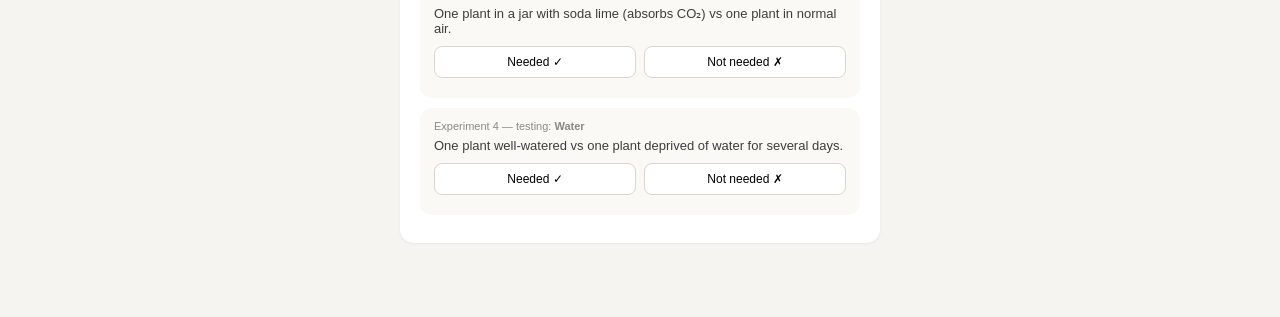
<file: lesson-02.html>
<!DOCTYPE html>
<html lang="zh">
<head>
<meta charset="UTF-8">
<meta name="viewport" content="width=device-width, initial-scale=1.0">
<title>Chapter 2: Cell as the Basic Unit of Life</title>
<link rel="stylesheet" href="style.css">
<script src="games.js" defer></script>
<style>
  .section { background:#fff; border-radius:14px; padding:18px 20px; margin-bottom:14px; box-shadow:0 1px 3px rgba(0,0,0,0.06); }
  .section h2 { font-size:16px; font-weight:600; margin:0 0 4px; }
  .section .eng { font-size:12px; color:#9a998f; margin-bottom:12px; }
  .weight-tag { display:inline-block; font-size:11px; padding:2px 8px; border-radius:6px; background:#f0efe9; color:#8a8983; margin-left:6px; }
  .warn-note { font-size:11px; font-weight:700; color:#993c1d; background:#fdf0e8; padding:6px 10px; border-radius:6px; margin:0 0 10px; }
  .compare-wrap { display:flex; gap:10px; }
  .compare-col { flex:1; background:#faf9f6; border-radius:10px; padding:10px; }
  .compare-col h3 { font-size:13px; margin:0 0 8px; text-align:center; }
  .spec-grid { display:grid; grid-template-columns: 1fr 1fr; gap:8px; }
  .spec-item { background:#faf9f6; border-radius:8px; padding:8px 10px; }
  .spec-item .name { font-size:12px; font-weight:600; }
  .spec-item .fn { font-size:11px; color:#8a8983; margin-top:2px; }
  .org-flow { display:flex; align-items:center; justify-content:space-between; flex-wrap:wrap; gap:4px; }
  .org-node { background:#faf9f6; border-radius:8px; padding:8px 10px; font-size:11px; text-align:center; flex:1; min-width:60px; }
  .org-arrow { color:#b5b3aa; font-size:14px; }
  .quiz-box { background:#faf9f6; border-radius:10px; padding:12px 14px; margin-top:14px; }
  .quiz-box .qtitle { font-size:13px; font-weight:600; margin-bottom:8px; }
  .qopt { padding:10px; text-align:left; border:0.5px solid #d9d7cd; border-radius:8px; background:#fff; cursor:pointer; font-size:13px; display:block; width:100%; margin-bottom:6px; }
  .qfb { font-size:13px; margin-top:8px; display:none; font-weight:600; }
  .app-tbl { width:100%; border-collapse:collapse; font-size:12px; }
  .app-tbl td { padding:8px 4px; border-bottom:1px solid #eeece5; vertical-align:middle; }
  .app-tbl .icon-cell { width:48px; text-align:center; }
  .app-tbl .name-cell { width:80px; font-weight:600; color:#3d3d3a; }
  .app-tbl .fn-cell { color:#6b6a63; font-size:11px; line-height:1.5; }

  .cell-zoom-wrap { cursor: zoom-in; }
  .cell-zoom-wrap img { border-radius:8px; }
  .zoom-hint { font-size:10px; color:#8a8983; text-align:center; margin-top:2px; }
  .zoom-modal { display:none; position:fixed; inset:0; background:rgba(20,20,18,0.82); z-index:999; align-items:center; justify-content:center; padding:24px; }
  .zoom-modal.open { display:flex; }
  .zoom-modal-inner { background:#fff; border-radius:16px; padding:20px; max-width:94vw; max-height:88vh; overflow:auto; position:relative; }
  .zoom-close { position:absolute; top:6px; right:10px; background:none; border:none; font-size:22px; color:#8a8983; cursor:pointer; line-height:1; }

  .starch-sim { text-align:center; background:#faf9f6; border-radius:12px; padding:16px; }
  #leafShape { transition: fill 0.8s ease, stroke 0.8s ease; }
  .ctrl-btn { background:#1d9e75; color:#fff; border:none; padding:9px 12px; border-radius:8px; font-size:12px; font-weight:600; cursor:pointer; }
</style>
</head>
<body class="ch-accent ch-2">
<div class="ch-bar"></div>
<div class="wrap">
  <a href="index.html" class="back-link">‹ 返回列表</a>
  <h1 class="page-title">Chapter 2: Cell as the Basic Unit of Life</h1>
  <div class="page-subtitle">临时抱佛脚版</div>

  <div class="section">
    <h2>1. Unicellular vs Multicellular 单细胞 vs 多细胞</h2>
    <div class="compare-wrap">
      <div class="compare-col">
        <h3>Unicellular 单细胞生物</h3>
        <p style="font-size:12px; color:#4a4943; margin:0;">Made of <strong>only 1 cell</strong>. That one cell does everything — feeding, moving, reproducing.<br><br>e.g. Amoeba, Paramecium, yeast</p>
      </div>
      <div class="compare-col">
        <h3>Multicellular 多细胞生物</h3>
        <p style="font-size:12px; color:#4a4943; margin:0;">Made of <strong>many cells</strong>. Different cells specialise in different jobs.<br><br>e.g. Human, cat, hibiscus</p>
      </div>
    </div>
  </div>

  <div class="section">
    <h2>2. Animal Cell vs Plant Cell — Structure</h2>
    <p class="warn-note">⚠ 图片仅供参考，考试作画请以课本为准</p>
    <div class="compare-wrap">
      <div class="compare-col">
        <h3>Animal Cell</h3>
        <div class="cell-zoom-wrap" onclick="openZoom('animalCellSvg')">
          <img id="animalCellSvg" src="images/animal-cell.jpg" alt="Animal cell labeled diagram" style="width:100%; display:block;">
        </div>
        <div class="zoom-hint">🔍 Tap to zoom 点击放大</div>
        <div style="font-size:10px; color:#8a8983; text-align:center; margin-top:4px;">No cell wall · irregular shape</div>
      </div>
      <div class="compare-col">
        <h3>Plant Cell</h3>
        <div class="cell-zoom-wrap" onclick="openZoom('plantCellSvg')">
          <img id="plantCellSvg" src="images/plant-cell.jpg" alt="Plant cell labeled diagram" style="width:100%; display:block;">
        </div>
        <div class="zoom-hint">🔍 Tap to zoom 点击放大</div>
        <div style="font-size:10px; color:#8a8983; text-align:center; margin-top:4px;">Has cell wall · fixed shape</div>
      </div>
    </div>

    <div style="margin-top:14px;">
      <p style="font-size:12px; color:#6b6a63; margin:0 0 8px;">Match each organelle to its function. 把每个细胞器和它的功能配对。</p>
      <div id="organelle-game"></div>
    </div>
  </div>

  <div class="section">
    <h2>3. Animal Cell vs Plant Cell — Comparison</h2>
    <table style="width:100%; border-collapse:collapse; font-size:12px;">
      <tr style="color:#8a8983;"><th style="text-align:left; padding:4px;"></th><th style="text-align:center; padding:4px;">Animal</th><th style="text-align:center; padding:4px;">Plant</th></tr>
      <tr style="border-top:1px solid #eeece5;"><td style="padding:6px 4px;">Cell wall</td><td style="text-align:center;">✗</td><td style="text-align:center;">✓</td></tr>
      <tr style="border-top:1px solid #eeece5;"><td style="padding:6px 4px;">Chloroplast</td><td style="text-align:center;">✗</td><td style="text-align:center;">✓</td></tr>
      <tr style="border-top:1px solid #eeece5;"><td style="padding:6px 4px;">Large vacuole</td><td style="text-align:center;">✗</td><td style="text-align:center;">✓</td></tr>
      <tr style="border-top:1px solid #eeece5;"><td style="padding:6px 4px;">Shape</td><td style="text-align:center;">not fixed</td><td style="text-align:center;">fixed</td></tr>
      <tr style="border-top:1px solid #eeece5;"><td style="padding:6px 4px;">Nucleus, cytoplasm, cell membrane</td><td style="text-align:center;" colspan="2">✓ both have</td></tr>
    </table>
  </div>

  <div class="section">
    <h2>4. Specialised Cells 特化细胞</h2>
    <p style="font-size:12px; color:#6b6a63; margin:0 0 10px;">Different shape → different job. Match each cell to what it does. 形状不同 → 功能不同，把细胞和它的功能配对。</p>
    <div style="font-size:12px; font-weight:600; margin-bottom:8px; color:#7f77dd;">🐾 Animal cells</div>
    <div id="animal-game"></div>
    <div style="font-size:12px; font-weight:600; margin:16px 0 8px; color:#1d9e75;">🌿 Plant cells</div>
    <div id="plant-game"></div>

    <div style="margin-top:16px;">
      <div style="font-size:12px; font-weight:600; margin-bottom:8px; color:#4a4943;">Cross-section of a leaf 叶片横切面</div>
      <div class="cell-zoom-wrap" onclick="openZoom('leafCrossSvg')">
        <div id="leaf-cross-section"></div>
      </div>
      <div class="zoom-hint">🔍 Tap to zoom 点击放大</div>
    </div>
  </div>

  <div class="section">
    <h2>5. Cell Organisation</h2>
    <div class="org-flow">
      <div class="org-node">Cell</div><span class="org-arrow">→</span>
      <div class="org-node">Tissue</div><span class="org-arrow">→</span>
      <div class="org-node">Organ</div><span class="org-arrow">→</span>
      <div class="org-node">System</div><span class="org-arrow">→</span>
      <div class="org-node">Organism</div>
    </div>
    <p style="font-size:11px; color:#8a8983; margin-top:8px;">Cells also divide to form new cells and replace damaged ones — that's why cuts heal.</p>

    <div style="font-size:12px; font-weight:600; margin:14px 0 6px;">Human systems 人体系统</div>
    <table class="app-tbl">
      <tr>
        <td class="icon-cell"><svg width="40" height="40" viewBox="0 0 40 40"><ellipse cx="20" cy="18" rx="14" ry="11" fill="#d9c2e0" stroke="#3d3d3a" stroke-width="1"/><path d="M12 14 Q16 10 20 14 Q24 10 28 14 M12 20 Q16 16 20 20 Q24 16 28 20" fill="none" stroke="#a67cb5" stroke-width="1"/></svg></td>
        <td class="name-cell">Nervous<br>神经系统</td>
        <td class="fn-cell">Brain, spinal cord, nerves<br>Controls & coordinates the body</td>
      </tr>
      <tr>
        <td class="icon-cell"><svg width="40" height="40" viewBox="0 0 40 40"><path d="M17 8 C10 10 8 22 15 27 C20 30 23 20 20 12 Z" fill="#f4b6c2" stroke="#3d3d3a" stroke-width="1"/><path d="M23 8 C30 10 32 22 25 27 C20 30 17 20 20 12 Z" fill="#f4b6c2" stroke="#3d3d3a" stroke-width="1"/><line x1="20" y1="6" x2="20" y2="14" stroke="#3d3d3a" stroke-width="1.2"/></svg></td>
        <td class="name-cell">Respiratory<br>呼吸系统</td>
        <td class="fn-cell">Nose, trachea, lungs<br>Gas exchange (O₂/CO₂)</td>
      </tr>
      <tr>
        <td class="icon-cell"><svg width="40" height="40" viewBox="0 0 40 40"><path d="M20 30 C10 22 8 12 16 9 C19 8 20 11 20 13 C20 11 21 8 24 9 C32 12 30 22 20 30 Z" fill="#d43b2e" stroke="#3d3d3a" stroke-width="1"/></svg></td>
        <td class="name-cell">Circulatory<br>循环系统</td>
        <td class="fn-cell">Heart, blood vessels, blood<br>Transports blood around the body</td>
      </tr>
      <tr>
        <td class="icon-cell"><svg width="40" height="40" viewBox="0 0 40 40"><ellipse cx="20" cy="16" rx="10" ry="8" fill="#f2c78a" stroke="#3d3d3a" stroke-width="1"/><path d="M10 26 Q20 22 20 30 Q20 36 30 32" fill="none" stroke="#e08a3c" stroke-width="3" stroke-linecap="round"/></svg></td>
        <td class="name-cell">Digestive<br>消化系统</td>
        <td class="fn-cell">Mouth, stomach, intestines, liver<br>Breaks down food</td>
      </tr>
      <tr>
        <td class="icon-cell"><svg width="40" height="40" viewBox="0 0 40 40"><path d="M12 12 C6 12 4 22 10 26 C16 30 20 22 18 16 Z" fill="#8a4a3d" stroke="#3d3d3a" stroke-width="1"/><path d="M28 12 C34 12 36 22 30 26 C24 30 20 22 22 16 Z" fill="#8a4a3d" stroke="#3d3d3a" stroke-width="1"/></svg></td>
        <td class="name-cell">Excretory<br>排泄系统</td>
        <td class="fn-cell">Kidneys, bladder, skin<br>Removes waste products</td>
      </tr>
      <tr>
        <td class="icon-cell"><svg width="40" height="40" viewBox="0 0 40 40"><path d="M10 10 Q20 6 30 10 M8 16 Q20 11 32 16 M8 22 Q20 17 32 22 M8 28 Q20 23 32 28" fill="none" stroke="#8a8983" stroke-width="1.6"/><line x1="20" y1="6" x2="20" y2="32" stroke="#8a8983" stroke-width="1.6"/></svg></td>
        <td class="name-cell">Skeletal<br>骨骼系统</td>
        <td class="fn-cell">Skull, ribs, spine, limb bones<br>Supports & protects the body</td>
      </tr>
    </table>

    <p style="font-size:12px; color:#6b6a63; margin:16px 0 8px;">Match each system to its function. 把每个系统和它的功能配对。</p>
    <div id="body-function-game"></div>

    <div class="quiz-box">
      <div class="qtitle">🎯 Quiz: Which comes right after "Tissue" in cell organisation?</div>
      <div id="q-org"></div>
      <p id="fb-org" class="qfb"></p>
    </div>
  </div>

  <div class="section">
    <h2>6. Cellular Respiration vs Photosynthesis</h2>
    <table style="width:100%; border-collapse:collapse; font-size:12px;">
      <tr style="color:#8a8983;"><th style="text-align:left; padding:4px;"></th><th style="text-align:center; padding:4px;">Respiration</th><th style="text-align:center; padding:4px;">Photosynthesis</th></tr>
      <tr style="border-top:1px solid #eeece5;"><td style="padding:6px 4px;">Happens in</td><td style="text-align:center;">Mitochondria</td><td style="text-align:center;">Chloroplast</td></tr>
      <tr style="border-top:1px solid #eeece5;"><td style="padding:6px 4px;">Uses</td><td style="text-align:center;">Glucose + O₂</td><td style="text-align:center;">CO₂ + water + light</td></tr>
      <tr style="border-top:1px solid #eeece5;"><td style="padding:6px 4px;">Produces</td><td style="text-align:center;">CO₂ + water + energy</td><td style="text-align:center;">Glucose + O₂</td></tr>
      <tr style="border-top:1px solid #eeece5;"><td style="padding:6px 4px;">When</td><td style="text-align:center;">All the time</td><td style="text-align:center;">Only with light</td></tr>
    </table>
    <p style="font-size:11px; color:#8a8983; margin-top:8px;">They complement each other: photosynthesis makes glucose + O₂, respiration uses glucose + O₂.</p>

    <div style="font-size:12px; font-weight:600; margin:14px 0 6px;">Process 流程</div>
    <div class="org-flow">
      <div class="org-node">Glucose + O₂</div><span class="org-arrow">→</span>
      <div class="org-node" style="background:#e9f5e3;">Respiration</div><span class="org-arrow">→</span>
      <div class="org-node">CO₂ + H₂O + Energy</div>
    </div>
    <div class="org-flow" style="margin-top:8px;">
      <div class="org-node">CO₂ + H₂O + Light</div><span class="org-arrow">→</span>
      <div class="org-node" style="background:#e9f5e3;">Photosynthesis</div><span class="org-arrow">→</span>
      <div class="org-node">Glucose + O₂</div>
    </div>
  </div>

  <div class="section">
    <h2>7. Test for Starch 淀粉测试</h2>
    <p class="warn-note">⚠ 图片仅供参考，考试作画请以课本为准</p>
    <p style="font-size:12px; color:#6b6a63; margin:0 0 10px;">Will the leaf change colour after adding iodine solution? Click to test! 滴加碘液后，叶片会变色吗？点击测试看看：</p>
    <div class="starch-sim">
      <svg id="leafSvg" width="140" height="160" viewBox="0 0 120 140" role="img"><title>Leaf for iodine test</title>
        <path id="leafShape" d="M60 6 C98 6 112 58 60 128 C8 58 22 6 60 6 Z" fill="#4f9d3a" stroke="#2e5e22" stroke-width="2"/>
        <line x1="60" y1="60" x2="60" y2="130" stroke="#5b3a1e" stroke-width="3"/>
        <path d="M60 14 L60 118" stroke="#2e5e22" stroke-width="1.2" opacity="0.55" fill="none"/>
        <path d="M60 28 L42 44 M60 28 L78 44 M60 48 L38 64 M60 48 L82 64 M60 68 L40 84 M60 68 L80 84 M60 88 L46 100 M60 88 L74 100" stroke="#2e5e22" stroke-width="1" opacity="0.5" fill="none"/>
      </svg>
      <div id="starchLabel" style="font-size:12px; font-weight:600; margin-top:10px; color:#4a4943;">Not tested yet 尚未测试</div>
      <div style="margin-top:12px; display:flex; gap:8px; justify-content:center; flex-wrap:wrap;">
        <button class="ctrl-btn" onclick="testStarch(true)">🧪 Test 'light' leaf 测试「有光照」叶片</button>
        <button class="ctrl-btn" style="background:#d85a30;" onclick="testStarch(false)">🧪 Test 'no light' leaf 测试「无光照」叶片</button>
      </div>
    </div>
  </div>

  <div class="section">
    <h2>8. Photosynthesis Experiments — Guess First!</h2>
    <p style="font-size:12px; color:#6b6a63; margin:0 0 10px;">Before you look at the answer, guess: will the leaf test positive or negative for starch?</p>
    <div id="photo-exp"></div>
  </div>

</div>

<div class="zoom-modal" id="zoomModal" onclick="closeZoom(event)">
  <div class="zoom-modal-inner" onclick="event.stopPropagation()">
    <button class="zoom-close" onclick="closeZoom(event)">✕</button>
    <div id="zoomModalInner"></div>
    <p class="warn-note" style="margin-top:12px;">⚠ 图片仅供参考，考试作画请以课本为准</p>
  </div>
</div>

<script>
// ---- Click-to-zoom for cell diagrams (works for both <img> and <svg>) ----
function openZoom(elId) {
  const el = document.getElementById(elId);
  const modalInner = document.getElementById('zoomModalInner');
  modalInner.innerHTML = el.outerHTML;
  const bigEl = modalInner.querySelector('img, svg');
  bigEl.style.width = '100%';
  bigEl.style.height = 'auto';
  document.getElementById('zoomModal').classList.add('open');
}
function closeZoom(e) {
  document.getElementById('zoomModal').classList.remove('open');
}

// ---- Starch (iodine) test simulator, using a proper leaf shape ----
function testStarch(hasLight) {
  const leaf = document.getElementById('leafShape');
  const label = document.getElementById('starchLabel');
  label.textContent = 'Adding iodine... 滴加碘液中...';
  leaf.setAttribute('fill', '#4f9d3a');
  leaf.setAttribute('stroke', '#2e5e22');
  setTimeout(() => {
    if (hasLight) {
      leaf.setAttribute('fill', '#2d2a4a');
      leaf.setAttribute('stroke', '#17162a');
      label.innerHTML = "🔵 Turns <strong>blue-black</strong> — starch present, this leaf photosynthesised.<br>变成<strong>蓝黑色</strong> — 含有淀粉，说明该叶片进行了光合作用。";
    } else {
      leaf.setAttribute('fill', '#c98a4b');
      leaf.setAttribute('stroke', '#7a5227');
      label.innerHTML = "🟠 Stays <strong>orange-brown</strong> — no starch, this leaf did not photosynthesise.<br>保持<strong>橙棕色</strong> — 没有淀粉，说明该叶片没有进行光合作用。";
    }
  }, 600);
}

// ---- Leaf cross-section diagram (built with JS loops to keep the markup manageable) ----
function buildLeafCrossSection(containerId) {
  const container = document.getElementById(containerId);
  const palisadeCount = 7;
  const startX = 20, totalW = 200, cellW = totalW / palisadeCount;
  let palisadeSvg = '';
  for (let i = 0; i < palisadeCount; i++) {
    const x = startX + i * cellW;
    palisadeSvg += `<rect x="${x + 1}" y="34" width="${cellW - 2}" height="50" fill="#c8e6c9" stroke="#3d3d3a" stroke-width="0.6"/>`;
    for (let d = 0; d < 3; d++) {
      const cy = 44 + d * 13;
      palisadeSvg += `<circle cx="${x + cellW / 2}" cy="${cy}" r="3" fill="#4a9c3a"/>`;
    }
  }
  const spongyPositions = [[32,100],[58,108],[85,98],[112,112],[139,100],[166,108],[193,98],[47,132],[78,136],[108,128],[139,134],[170,128],[195,132]];
  let spongySvg = '';
  spongyPositions.forEach(([cx, cy]) => {
    spongySvg += `<ellipse cx="${cx}" cy="${cy}" rx="14" ry="11" fill="#dbeedb" stroke="#3d3d3a" stroke-width="0.6"/>`;
    spongySvg += `<circle cx="${cx - 4}" cy="${cy - 2}" r="2.2" fill="#4a9c3a"/><circle cx="${cx + 4}" cy="${cy + 3}" r="2.2" fill="#4a9c3a"/>`;
  });

  container.innerHTML = `
    <svg id="leafCrossSvg" width="100%" viewBox="0 0 340 210" role="img"><title>Leaf cross section</title>
      <line x1="20" y1="18" x2="220" y2="18" stroke="#8bc78a" stroke-width="2"/>
      <text x="230" y="21" font-size="10" fill="#6b6a63">Cuticle</text>

      <rect x="20" y="20" width="200" height="14" fill="#eef7ea" stroke="#3d3d3a" stroke-width="1"/>
      <text x="230" y="30" font-size="10" fill="#6b6a63">Upper epidermis</text>

      ${palisadeSvg}
      <text x="230" y="58" font-size="10" fill="#6b6a63">Palisade</text>
      <text x="230" y="70" font-size="10" fill="#6b6a63">mesophyll</text>

      ${spongySvg}
      <text x="230" y="113" font-size="10" fill="#6b6a63">Spongy</text>
      <text x="230" y="125" font-size="10" fill="#6b6a63">mesophyll</text>

      <rect x="20" y="150" width="90" height="14" fill="#eef7ea" stroke="#3d3d3a" stroke-width="1"/>
      <rect x="130" y="150" width="90" height="14" fill="#eef7ea" stroke="#3d3d3a" stroke-width="1"/>
      <ellipse cx="114" cy="157" rx="9" ry="7" fill="#c8e6c9" stroke="#3d3d3a" stroke-width="1"/>
      <ellipse cx="126" cy="157" rx="9" ry="7" fill="#c8e6c9" stroke="#3d3d3a" stroke-width="1"/>
      <ellipse cx="120" cy="157" rx="3" ry="2.5" fill="#fff"/>
      <text x="230" y="160" font-size="10" fill="#6b6a63">Lower epidermis</text>
      <text x="120" y="180" font-size="9" text-anchor="middle" fill="#6b6a63">guard cells &amp; stoma</text>

      <text x="120" y="196" font-size="13" text-anchor="middle" fill="#2a6fd4">💧⬇</text>
      <text x="120" y="207" font-size="9" text-anchor="middle" fill="#2a6fd4">water vapour escapes 水蒸气散失</text>
    </svg>
  `;
}
buildLeafCrossSection('leaf-cross-section');

// ---- Photosynthesis experiments - guess first game ----
const exps = [
  { q: 'One leaf covered with foil (no light) vs one leaf exposed to light. Both destarched first.', factor: 'Light', result: "Covered leaf: <strong>no starch</strong> (stays <strong>orange-brown</strong> with <strong>iodine</strong>). Exposed leaf: <strong>starch present</strong> (turns <strong>blue-black</strong>).", conclusion: '<strong>Light</strong> is needed for photosynthesis.' },
  { q: 'Use a variegated leaf (green + white patches), test with iodine.', factor: 'Chlorophyll', result: "Only the <strong>green parts</strong> turn <strong>blue-black</strong> with <strong>iodine</strong>. White parts stay <strong>orange-brown</strong>.", conclusion: '<strong>Chlorophyll</strong> is needed for photosynthesis.' },
  { q: 'One plant in a jar with soda lime (absorbs CO₂) vs one plant in normal air.', factor: 'CO₂', result: "Plant without CO₂: <strong>no starch</strong> (<strong>orange-brown</strong> with <strong>iodine</strong>). Plant in normal air: <strong>starch present</strong> (<strong>blue-black</strong>).", conclusion: '<strong>CO₂</strong> is needed for photosynthesis.' },
  { q: 'One plant well-watered vs one plant deprived of water for several days.', factor: 'Water', result: "Watered plant: <strong>starch present</strong> (<strong>blue-black</strong> with <strong>iodine</strong>). Unwatered plant: <strong>little/no starch</strong>.", conclusion: '<strong>Water</strong> is needed for photosynthesis.' }
];
const expContainer = document.getElementById('photo-exp');
exps.forEach((e, i) => {
  const card = document.createElement('div');
  card.style.cssText = 'background:#faf9f6; border-radius:12px; padding:12px 14px; margin-bottom:10px;';
  card.innerHTML = `
    <div style="font-size:11px; color:#8a8983; margin-bottom:6px;">Experiment ${i+1} — testing: <strong>${e.factor}</strong></div>
    <div style="font-size:13px; color:#3d3d3a; margin-bottom:10px;">${e.q}</div>
    <div style="display:flex; gap:8px; margin-bottom:8px;">
      <button class="guess-btn" data-guess="yes" style="flex:1; padding:8px; border:0.5px solid #d9d7cd; border-radius:8px; background:#fff; font-size:12px; cursor:pointer;">Needed ✓</button>
      <button class="guess-btn" data-guess="no" style="flex:1; padding:8px; border:0.5px solid #d9d7cd; border-radius:8px; background:#fff; font-size:12px; cursor:pointer;">Not needed ✗</button>
    </div>
    <div class="exp-answer" style="display:none; font-size:12px; color:#4a4943; line-height:1.6; background:#fff; border-radius:8px; padding:10px;">
      <strong>Result:</strong> ${e.result}<br><strong>Conclusion:</strong> ${e.conclusion}
    </div>
  `;
  const buttons = card.querySelectorAll('.guess-btn');
  const answer = card.querySelector('.exp-answer');
  buttons.forEach(b => {
    b.addEventListener('click', () => {
      answer.style.display = 'block';
      buttons.forEach(btn => btn.style.opacity = '0.5');
      if (b.dataset.guess === 'yes') { b.style.opacity = '1'; b.style.borderColor = '#1d9e75'; }
    });
  });
  expContainer.appendChild(card);
});

function buildQuiz(containerId, feedbackId, options, correctIndex, correctMsg, wrongMsg) {
  const container = document.getElementById(containerId);
  options.forEach((opt, i) => {
    const btn = document.createElement('button');
    btn.className = 'qopt';
    btn.textContent = opt;
    btn.addEventListener('click', () => {
      const fb = document.getElementById(feedbackId);
      fb.style.display = 'block';
      container.querySelectorAll('.qopt').forEach(b => { b.style.opacity = '0.5'; b.style.borderColor = '#d9d7cd'; });
      if (i === correctIndex) {
        btn.style.opacity = '1'; btn.style.borderColor = '#1d9e75';
        fb.style.color = '#0f6e56'; fb.innerHTML = '✓ ' + correctMsg;
      } else {
        btn.style.opacity = '1'; btn.style.borderColor = '#d85a30';
        fb.style.color = '#993c1d'; fb.innerHTML = '✗ ' + wrongMsg;
      }
    });
    container.appendChild(btn);
  });
}
buildQuiz('q-org', 'fb-org', ['Cell', 'Organ', 'System'], 1, 'Correct! Cell → Tissue → Organ → System → Organism', 'Order is: Cell → Tissue → Organ → System → Organism');

// ---- Data for the games.js Games.match() mini-games ----
const organelles = [
  { name: 'Cell membrane 细胞膜', fn: 'Controls substances entering/leaving the cell 控制物质进出细胞' },
  { name: 'Nucleus 细胞核', fn: 'Controls cell activities; contains genetic material 控制细胞活动，含有遗传物质' },
  { name: 'Cytoplasm 细胞质', fn: 'Site of chemical reactions 化学反应发生的场所' },
  { name: 'Mitochondria 线粒体', fn: 'Releases energy through respiration 通过呼吸作用释放能量' },
  { name: 'Cell wall 细胞壁 (plant only 仅植物)', fn: 'Supports the cell and keeps its shape fixed 支持细胞并维持固定形状' },
  { name: 'Chloroplast 叶绿体 (plant only 仅植物)', fn: 'Site of photosynthesis 光合作用发生的场所' },
  { name: 'Vacuole 液泡 (large in plant 植物中较大)', fn: 'Stores water and cell sap 储存水分和细胞液' }
];
const animalCells = [
  { name: 'Nerve cell 神经细胞', fn: 'Carries electrical impulses around the body 在体内传递神经冲动' },
  { name: 'Red blood cell 红血球', fn: 'Biconcave disc shape, no nucleus, contains haemoglobin to carry oxygen 双凹圆盘状，没有细胞核，含血红蛋白以运输氧气' },
  { name: 'White blood cell 白血球', fn: 'Changes shape to engulf and destroy germs 能改变形状以吞噬并消灭病菌' },
  { name: 'Muscle cell 肌肉细胞', fn: 'Contracts and relaxes to produce movement 收缩与放松以产生运动' },
  { name: 'Epithelium cell 上皮细胞', fn: 'Lines and protects organs; some secrete mucus 覆盖并保护器官，部分能分泌黏液' },
  { name: 'Sperm / Ovum 精子/卵子', fn: 'Carries genetic material for reproduction 携带遗传物质用于生殖' }
];
const plantCells = [
  { name: 'Guard cell 保卫细胞', fn: 'Controls the opening and closing of the stoma 控制气孔的开合' },
  { name: 'Palisade cell 栅栏细胞', fn: 'Packed with chloroplasts for photosynthesis 含大量叶绿体，负责光合作用' },
  { name: 'Epidermis cell 表皮细胞', fn: 'Reduces water loss and protects the leaf 减少水分流失并保护叶片' },
  { name: 'Root hair cell 根毛细胞', fn: 'Absorbs water and mineral salts from soil 从土壤中吸收水分和矿物盐' }
];
const bodySystemFunctions = [
  { prompt: 'What is the function of the digestive system?', answer: 'Breaks down food into nutrients the body can absorb 将食物分解为身体可吸收的养分' },
  { prompt: 'What is the function of the respiratory system?', answer: 'Exchanges gases — takes in O₂, removes CO₂ 进行气体交换——吸入O₂，排出CO₂' },
  { prompt: 'What is the function of the circulatory system?', answer: 'Transports blood, oxygen and nutrients around the body 在体内运输血液、氧气和养分' },
  { prompt: 'What is the function of the nervous system?', answer: "Controls and coordinates the body's actions 控制和协调身体的各种活动" },
  { prompt: 'What is the function of the excretory system?', answer: 'Removes waste products from the body 排出体内的废物' },
  { prompt: 'What is the function of the skeletal system?', answer: "Supports and protects the body's organs 支撑并保护体内器官" }
];

window.addEventListener('DOMContentLoaded', () => {
  function init() {
    if (!window.Games) { setTimeout(init, 30); return; }
    Games.attachProgress();

    Games.match(document.getElementById('organelle-game'), {
      title: 'Organelle Match 细胞器配对',
      items: organelles.map(o => ({ prompt: `What is the function of the ${o.name}?`, answer: o.fn })),
      takeaway: "Every organelle has its own job, but together they keep the cell alive. 每个细胞器都有各自的功能，但它们共同合作维持细胞的生命。"
    });

    Games.match(document.getElementById('animal-game'), {
      title: 'Animal Cells Match 动物细胞配对',
      items: animalCells.map(c => ({ prompt: `What is the function of the ${c.name}?`, answer: c.fn })),
      takeaway: "Different animal cells are shaped for different jobs — that's specialisation. 不同的动物细胞形状不同，是为了执行不同的功能，这就是特化。"
    });

    Games.match(document.getElementById('plant-game'), {
      title: 'Plant Cells Match 植物细胞配对',
      items: plantCells.map(c => ({ prompt: `What is the function of the ${c.name}?`, answer: c.fn })),
      takeaway: "Plant cells are also specialised for jobs like photosynthesis, support and absorption. 植物细胞也依功能特化，例如光合作用、支持和吸收。"
    });

    Games.match(document.getElementById('body-function-game'), {
      title: 'System Function 系统的功能',
      items: bodySystemFunctions,
      takeaway: 'All systems work together to keep the whole body alive and balanced. 所有系统共同合作，维持整个身体的生命和平衡。'
    });
  }
  init();
});
</script>
</body>
</html>
</file>
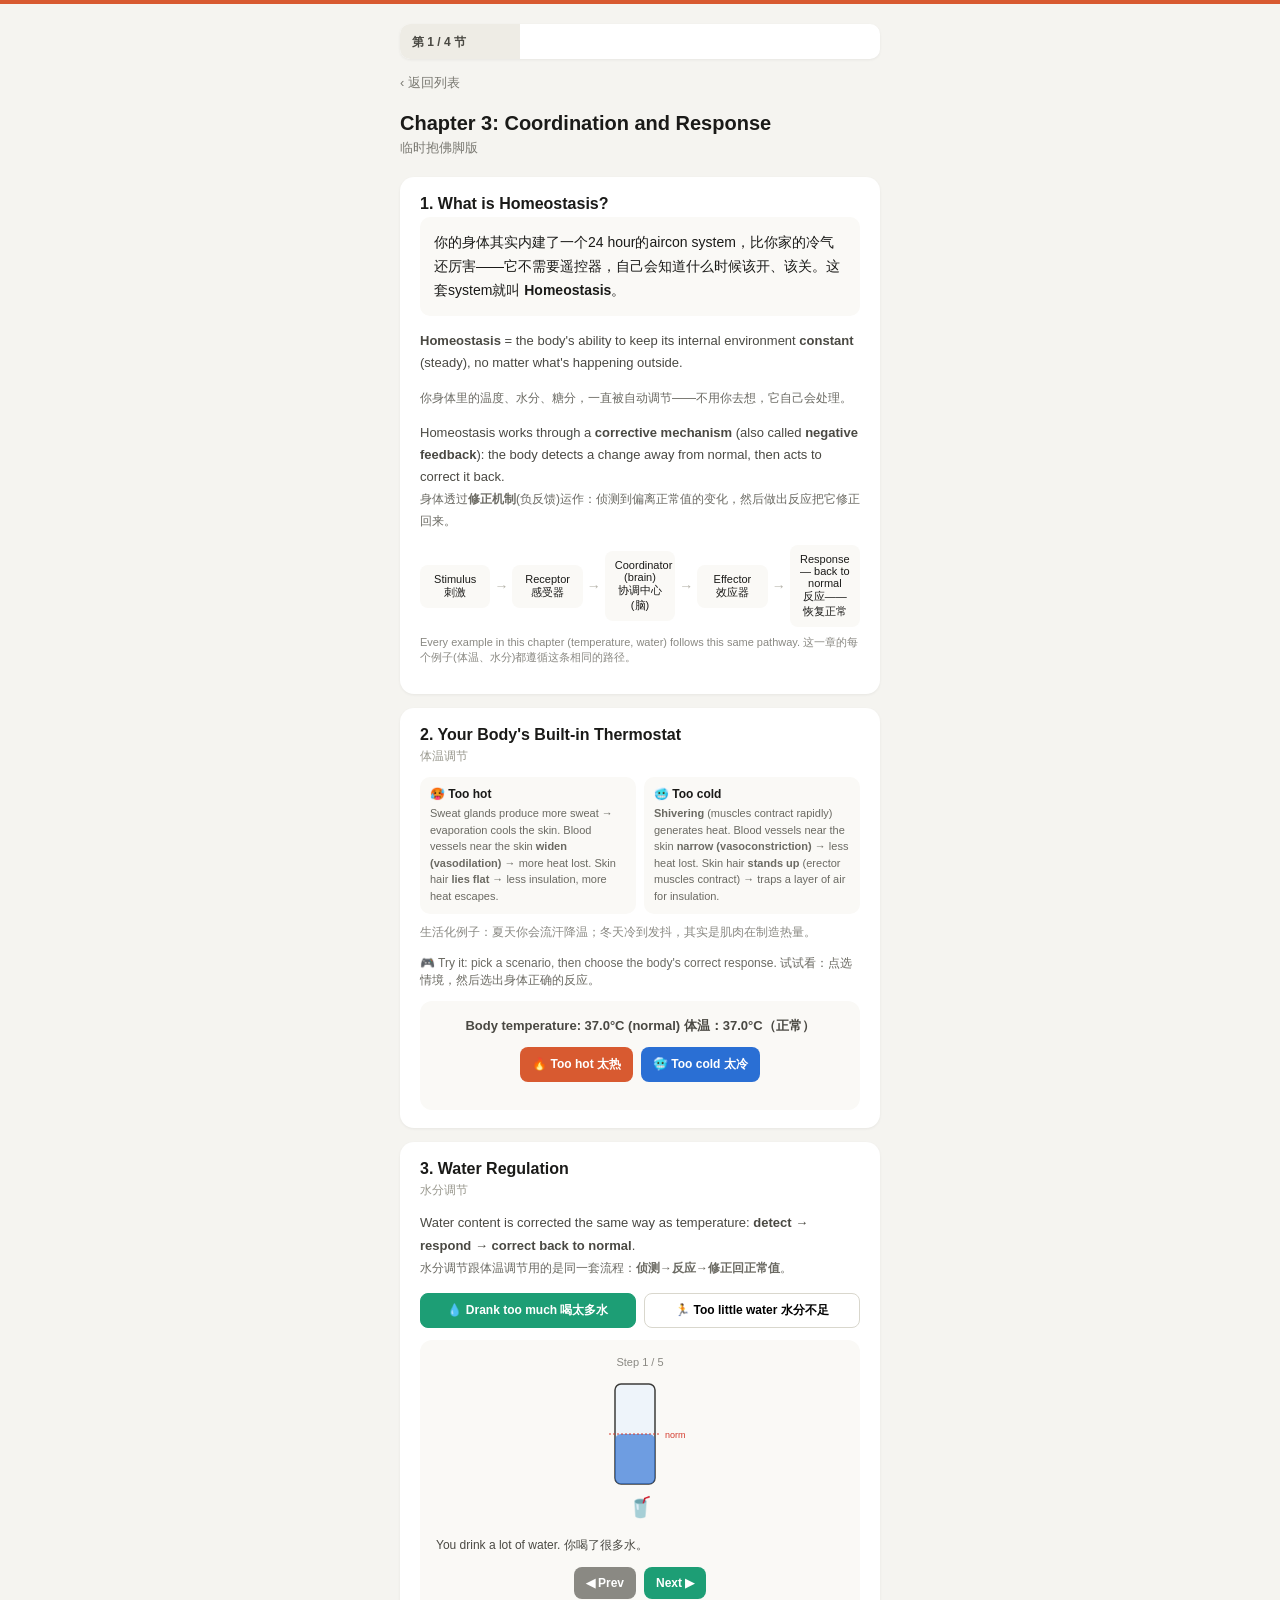
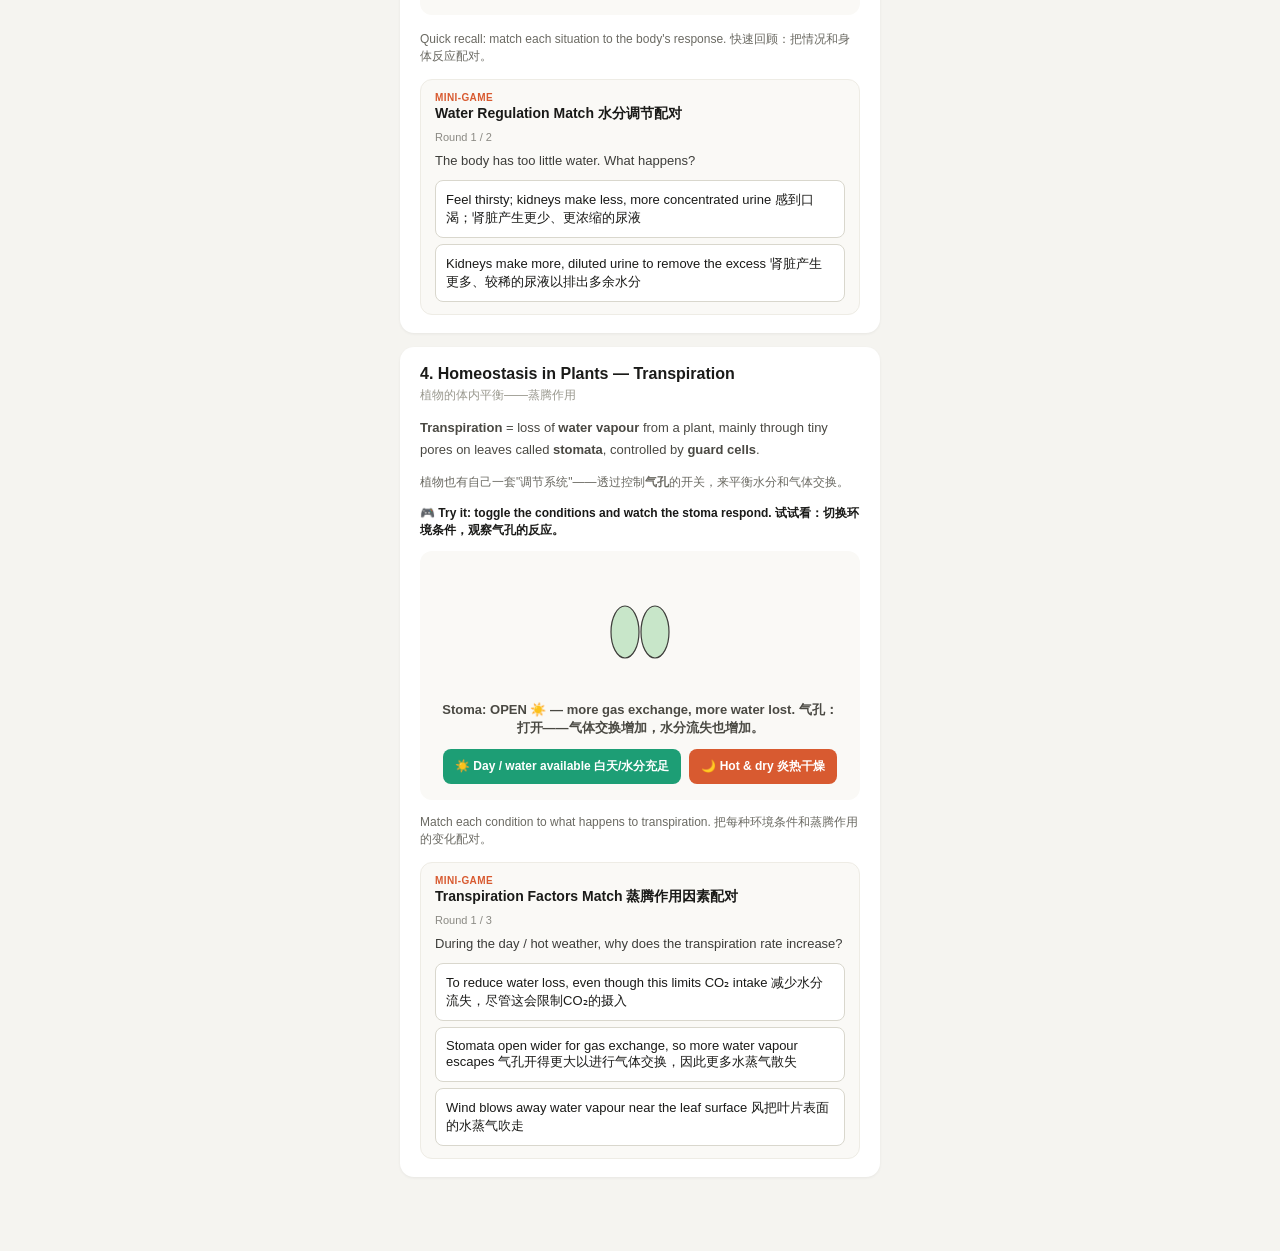
<file: lesson-03.html>
<!DOCTYPE html>
<html lang="zh">
<head>
<meta charset="UTF-8">
<meta name="viewport" content="width=device-width, initial-scale=1.0">
<title>Chapter 3: Coordination and Response</title>
<link rel="stylesheet" href="style.css">
<script src="games.js" defer></script>
<style>
  .section { background:#fff; border-radius:14px; padding:18px 20px; margin-bottom:14px; box-shadow:0 1px 3px rgba(0,0,0,0.06); }
  .section h2 { font-size:16px; font-weight:600; margin:0 0 4px; }
  .section .eng { font-size:12px; color:#9a998f; margin-bottom:12px; }
  .warn-note { font-size:11px; font-weight:700; color:#993c1d; background:#fdf0e8; padding:6px 10px; border-radius:6px; margin:0 0 10px; }
  .hook-box { background:#faf9f6; border-radius:10px; padding:14px; margin-bottom:14px; font-size:14px; line-height:1.7; }
  .example-grid { display:flex; gap:8px; flex-wrap:wrap; margin-top:10px; }
  .example-item { flex:1; min-width:130px; background:#faf9f6; border-radius:10px; padding:10px; }
  .example-item .title { font-size:12px; font-weight:600; margin-bottom:4px; }
  .example-item .desc { font-size:11px; color:#6b6a63; line-height:1.5; }
  .qopt { padding:10px; text-align:left; border:0.5px solid #d9d7cd; border-radius:8px; background:#fff; cursor:pointer; font-size:13px; display:block; width:100%; margin-bottom:6px; }
  .qopt:disabled { cursor:default; opacity:0.9; }

  .sim-box { background:#faf9f6; border-radius:12px; padding:16px; text-align:center; margin-top:12px; }
  .ctrl-btn { background:#1d9e75; color:#fff; border:none; padding:9px 12px; border-radius:8px; font-size:12px; font-weight:600; cursor:pointer; }
  #tempStatus, #stomaLabel { font-size:13px; font-weight:600; color:#4a4943; }
  .guard-cell { transition: transform 0.6s ease; }
  .org-flow { display:flex; align-items:center; justify-content:space-between; flex-wrap:wrap; gap:4px; }
  .org-node { background:#faf9f6; border-radius:8px; padding:8px 10px; font-size:11px; text-align:center; flex:1; min-width:60px; }
  .org-arrow { color:#b5b3aa; font-size:14px; }
  .cycle-tabs { display:flex; gap:8px; margin-bottom:10px; }
  .cycle-tab { flex:1; padding:8px; border-radius:8px; border:0.5px solid #d9d7cd; background:#fff; font-size:12px; font-weight:600; cursor:pointer; }
  .cycle-tab.active { background:#1d9e75; color:#fff; border-color:#1d9e75; }
</style>
</head>
<body class="ch-accent ch-3">
<div class="ch-bar"></div>
<div class="wrap">
  <a href="index.html" class="back-link">‹ 返回列表</a>
  <h1 class="page-title">Chapter 3: Coordination and Response</h1>
  <div class="page-subtitle">临时抱佛脚版</div>

  <div class="section">
    <h2>1. What is Homeostasis?</h2>
    <div class="hook-box">
      你的身体其实内建了一个24 hour的aircon system，比你家的冷气还厉害——它不需要遥控器，自己会知道什么时候该开、该关。这套system就叫 <strong>Homeostasis</strong>。
    </div>
    <p style="font-size:13px; color:#4a4943; line-height:1.7;"><strong>Homeostasis</strong> = the body's ability to keep its internal environment <strong>constant</strong> (steady), no matter what's happening outside.</p>
    <p style="font-size:12px; color:#6b6a63; line-height:1.7; margin-top:8px;">你身体里的温度、水分、糖分，一直被自动调节——不用你去想，它自己会处理。</p>

    <p style="font-size:13px; color:#4a4943; line-height:1.7; margin-top:14px;">Homeostasis works through a <strong>corrective mechanism</strong> (also called <strong>negative feedback</strong>): the body detects a change away from normal, then acts to correct it back.<br><span style="font-size:12px; color:#6b6a63;">身体透过<strong>修正机制</strong>(负反馈)运作：侦测到偏离正常值的变化，然后做出反应把它修正回来。</span></p>

    <div class="org-flow" style="margin-top:10px;">
      <div class="org-node">Stimulus<br>刺激</div><span class="org-arrow">→</span>
      <div class="org-node">Receptor<br>感受器</div><span class="org-arrow">→</span>
      <div class="org-node">Coordinator (brain)<br>协调中心(脑)</div><span class="org-arrow">→</span>
      <div class="org-node">Effector<br>效应器</div><span class="org-arrow">→</span>
      <div class="org-node">Response — back to normal<br>反应——恢复正常</div>
    </div>
    <p style="font-size:11px; color:#8a8983; margin-top:8px;">Every example in this chapter (temperature, water) follows this same pathway. 这一章的每个例子(体温、水分)都遵循这条相同的路径。</p>
  </div>

  <div class="section">
    <h2>2. Your Body's Built-in Thermostat</h2>
    <div class="eng">体温调节</div>
    <div class="example-grid">
      <div class="example-item">
        <div class="title">🥵 Too hot</div>
        <div class="desc">Sweat glands produce more sweat → evaporation cools the skin. Blood vessels near the skin <strong>widen (vasodilation)</strong> → more heat lost. Skin hair <strong>lies flat</strong> → less insulation, more heat escapes.</div>
      </div>
      <div class="example-item">
        <div class="title">🥶 Too cold</div>
        <div class="desc"><strong>Shivering</strong> (muscles contract rapidly) generates heat. Blood vessels near the skin <strong>narrow (vasoconstriction)</strong> → less heat lost. Skin hair <strong>stands up</strong> (erector muscles contract) → traps a layer of air for insulation.</div>
      </div>
    </div>
    <p style="font-size:12px; color:#8a8983; margin-top:10px;">生活化例子：夏天你会流汗降温；冬天冷到发抖，其实是肌肉在制造热量。</p>

    <p style="font-size:12px; color:#6b6a63; margin-top:14px;">🎮 Try it: pick a scenario, then choose the body's correct response. 试试看：点选情境，然后选出身体正确的反应。</p>
    <div class="sim-box">
      <div id="tempStatus">Body temperature: 37.0°C (normal) 体温：37.0°C（正常）</div>
      <div style="margin-top:12px; display:flex; gap:8px; justify-content:center; flex-wrap:wrap;">
        <button class="ctrl-btn" style="background:#d85a30;" onclick="triggerTemp('hot')">🔥 Too hot 太热</button>
        <button class="ctrl-btn" style="background:#2a6fd4;" onclick="triggerTemp('cold')">🥶 Too cold 太冷</button>
      </div>
      <div id="tempActions" style="margin-top:12px; text-align:left;"></div>
    </div>
  </div>

  <div class="section">
    <h2>3. Water Regulation</h2>
    <div class="eng">水分调节</div>
    <p style="font-size:13px; color:#4a4943; line-height:1.7;">Water content is corrected the same way as temperature: <strong>detect → respond → correct back to normal</strong>.<br><span style="font-size:12px; color:#6b6a63;">水分调节跟体温调节用的是同一套流程：<strong>侦测→反应→修正回正常值</strong>。</span></p>

    <div class="cycle-tabs" style="margin-top:14px;">
      <button type="button" class="cycle-tab active" id="cycleTabMuch" onclick="showWaterCycle('much')">💧 Drank too much 喝太多水</button>
      <button type="button" class="cycle-tab" id="cycleTabLittle" onclick="showWaterCycle('little')">🏃 Too little water 水分不足</button>
    </div>
    <div id="water-cycle-anim"></div>

    <p style="font-size:12px; color:#6b6a63; margin-top:16px;">Quick recall: match each situation to the body's response. 快速回顾：把情况和身体反应配对。</p>
    <div id="water-game"></div>
  </div>

  <div class="section">
    <h2>4. Homeostasis in Plants — Transpiration</h2>
    <div class="eng">植物的体内平衡——蒸腾作用</div>
    <p style="font-size:13px; color:#4a4943; line-height:1.7;"><strong>Transpiration</strong> = loss of <strong>water vapour</strong> from a plant, mainly through tiny pores on leaves called <strong>stomata</strong>, controlled by <strong>guard cells</strong>.</p>
    <p style="font-size:12px; color:#6b6a63; margin-top:8px;">植物也有自己一套"调节系统"——透过控制<strong>气孔</strong>的开关，来平衡水分和气体交换。</p>

    <div style="font-size:12px; font-weight:600; margin:14px 0 6px;">🎮 Try it: toggle the conditions and watch the stoma respond. 试试看：切换环境条件，观察气孔的反应。</div>
    <div class="sim-box">
      <svg width="220" height="130" viewBox="0 0 220 130" role="img"><title>Interactive stoma</title>
        <ellipse id="guardLeft" class="guard-cell" cx="95" cy="65" rx="14" ry="26" fill="#c8e6c9" stroke="#3d3d3a" stroke-width="1.2"/>
        <ellipse id="guardRight" class="guard-cell" cx="125" cy="65" rx="14" ry="26" fill="#c8e6c9" stroke="#3d3d3a" stroke-width="1.2"/>
      </svg>
      <div id="stomaLabel">Stoma: OPEN ☀️ — more gas exchange, more water lost. 气孔：打开——气体交换增加，水分流失也增加。</div>
      <div style="margin-top:12px; display:flex; gap:8px; justify-content:center; flex-wrap:wrap;">
        <button class="ctrl-btn" onclick="setStoma(true)">☀️ Day / water available 白天/水分充足</button>
        <button class="ctrl-btn" style="background:#d85a30;" onclick="setStoma(false)">🌙 Hot &amp; dry 炎热干燥</button>
      </div>
    </div>

    <p style="font-size:12px; color:#6b6a63; margin-top:14px;">Match each condition to what happens to transpiration. 把每种环境条件和蒸腾作用的变化配对。</p>
    <div id="transpiration-game"></div>
  </div>

</div>

<script>
function shuffleArr(arr) {
  const a = [...arr];
  for (let i = a.length - 1; i > 0; i--) {
    const j = Math.floor(Math.random() * (i + 1));
    [a[i], a[j]] = [a[j], a[i]];
  }
  return a;
}

// ---- Section 2: interactive hot/cold response challenge ----
function triggerTemp(type) {
  const status = document.getElementById('tempStatus');
  const actions = document.getElementById('tempActions');
  actions.innerHTML = '';
  let correct, wrong;

  if (type === 'hot') {
    status.innerHTML = '🥵 Body temperature: 38.5°C (too hot!) 体温：38.5°C（过热！）';
    correct = 'Blood vessels widen + sweat more + hair lies flat (vasodilation) 血管舒张 + 大量出汗 + 汗毛平贴';
    wrong = 'Muscles shiver + hair stands up to produce heat 肌肉发抖 + 汗毛竖立以产生热量';
  } else {
    status.innerHTML = '🥶 Body temperature: 35.2°C (too cold!) 体温：35.2°C（过冷！）';
    correct = 'Blood vessels narrow + shiver + hair stands up (vasoconstriction) 血管收缩 + 肌肉发抖 + 汗毛竖立';
    wrong = 'Sweat glands produce more sweat + hair lies flat 大量出汗 + 汗毛平贴';
  }

  shuffleArr([correct, wrong]).forEach(text => {
    const btn = document.createElement('button');
    btn.className = 'qopt';
    btn.textContent = text;
    btn.addEventListener('click', () => {
      actions.querySelectorAll('.qopt').forEach(b => b.disabled = true);
      if (text === correct) {
        btn.style.borderColor = '#1d9e75'; btn.style.background = '#e9f5e3';
        status.innerHTML = '😌 Correct! Body returns to 37.0°C (balanced). 正确！体温恢复到37.0°C（平衡状态）。';
      } else {
        btn.style.borderColor = '#d85a30'; btn.style.background = '#fdf0e8';
        status.innerHTML += '<br>❌ Not quite — that response would make it worse. 不对——这样反应会让情况更糟。';
      }
    });
    actions.appendChild(btn);
  });
}

// ---- Section 4: interactive stoma toggle ----
function setStoma(isOpen) {
  const left = document.getElementById('guardLeft');
  const right = document.getElementById('guardRight');
  const label = document.getElementById('stomaLabel');
  if (isOpen) {
    left.style.transform = 'translateX(-8px)';
    right.style.transform = 'translateX(8px)';
    label.innerHTML = 'Stoma: OPEN ☀️ — more gas exchange, more water lost. 气孔：打开——气体交换增加，水分流失也增加。';
  } else {
    left.style.transform = 'translateX(6px)';
    right.style.transform = 'translateX(-6px)';
    label.innerHTML = 'Stoma: CLOSED 🌙 — less water lost, less CO₂ taken in. 气孔：关闭——水分流失减少，但CO₂摄入也减少。';
  }
}

// ---- Section 3: water content cycle (simple bar-gauge, low visual risk) ----
function waterGaugeSvg(level, emoji) {
  const barH = 100, barW = 40, barX = 20, barY = 10;
  const fillH = Math.max(4, (level / 100) * barH);
  const fillY = barY + (barH - fillH);
  return `
    <svg width="90" height="150" viewBox="0 0 90 150" role="img"><title>Water level gauge</title>
      <rect x="${barX}" y="${barY}" width="${barW}" height="${barH}" rx="6" fill="#eef4fa" stroke="#3d3d3a" stroke-width="1.5"/>
      <rect x="${barX}" y="${fillY}" width="${barW}" height="${fillH}" rx="6" fill="#2a6fd4" opacity="0.65"/>
      <line x1="14" y1="${barY + barH / 2}" x2="${barX + barW + 6}" y2="${barY + barH / 2}" stroke="#d43b2e" stroke-width="1" stroke-dasharray="2,2"/>
      <text x="${barX + barW + 10}" y="${barY + barH / 2 + 4}" font-size="9" fill="#d43b2e">normal 正常</text>
      <text x="45" y="140" font-size="20" text-anchor="middle">${emoji}</text>
    </svg>
  `;
}

function buildCycleAnimation(containerId, steps) {
  const container = document.getElementById(containerId);
  let step = 0;
  function render() {
    const s = steps[step];
    container.innerHTML = `
      <div class="sim-box">
        <div style="font-size:11px; color:#8a8983; margin-bottom:6px;">Step ${step + 1} / ${steps.length}</div>
        ${waterGaugeSvg(s.level, s.emoji)}
        <div style="font-size:12px; color:#4a4943; margin-top:8px; line-height:1.6; text-align:left;">${s.caption}</div>
        <div style="margin-top:12px; display:flex; gap:8px; justify-content:center; flex-wrap:wrap;">
          <button type="button" class="ctrl-btn" style="background:#8a8983;" id="cyclePrev-${containerId}" ${step === 0 ? 'disabled' : ''}>◀ Prev</button>
          <button type="button" class="ctrl-btn" id="cycleNext-${containerId}">${step === steps.length - 1 ? '🔄 Restart 重新开始' : 'Next ▶'}</button>
        </div>
      </div>
    `;
    document.getElementById(`cyclePrev-${containerId}`).addEventListener('click', () => { if (step > 0) { step--; render(); } });
    document.getElementById(`cycleNext-${containerId}`).addEventListener('click', () => {
      step = (step === steps.length - 1) ? 0 : step + 1;
      render();
    });
  }
  render();
}

const cycleTooMuch = [
  { level: 50, emoji: '🥤', caption: "You drink a lot of water. 你喝了很多水。" },
  { level: 85, emoji: '📈', caption: "<strong>Stimulus:</strong> water content in the blood rises above normal. <strong>刺激</strong>：血液中的水分含量上升，超过正常值。" },
  { level: 85, emoji: '🧠', caption: "<strong>Receptor + Coordinator:</strong> the brain (hypothalamus) detects the water content is too high. <strong>感受器+协调中心</strong>：大脑(下丘脑)侦测到水分过高。" },
  { level: 60, emoji: '🚽', caption: "<strong>Effector:</strong> kidneys respond by producing more, dilute urine to remove the extra water. <strong>效应器</strong>：肾脏产生更多、较稀的尿液以排出多余水分。" },
  { level: 50, emoji: '⚖️', caption: "<strong>Response:</strong> water content returns to normal — a corrective mechanism (negative feedback) at work. <strong>反应</strong>：水分恢复正常——这就是修正机制(负反馈)在发挥作用。" }
];
const cycleTooLittle = [
  { level: 50, emoji: '🏃💦', caption: "You sweat a lot, or don't drink enough water. 你大量出汗，或没有喝足够的水。" },
  { level: 20, emoji: '📉', caption: "<strong>Stimulus:</strong> water content in the blood drops below normal. <strong>刺激</strong>：血液中的水分含量下降，低于正常值。" },
  { level: 20, emoji: '🧠', caption: "<strong>Receptor + Coordinator:</strong> the brain detects the drop and triggers the feeling of thirst. <strong>感受器+协调中心</strong>：大脑侦测到水分不足，引发口渴的感觉。" },
  { level: 35, emoji: '🥤', caption: "<strong>Effector:</strong> you drink water, and kidneys produce less, more concentrated urine to conserve water. <strong>效应器</strong>：你喝水，同时肾脏产生更少、更浓缩的尿液以保留水分。" },
  { level: 50, emoji: '⚖️', caption: "<strong>Response:</strong> water content returns to normal — another corrective mechanism keeping the body balanced. <strong>反应</strong>：水分恢复正常——这也是修正机制维持身体平衡的例子。" }
];

function showWaterCycle(which) {
  document.getElementById('cycleTabMuch').classList.toggle('active', which === 'much');
  document.getElementById('cycleTabLittle').classList.toggle('active', which === 'little');
  buildCycleAnimation('water-cycle-anim', which === 'much' ? cycleTooMuch : cycleTooLittle);
}
showWaterCycle('much');

// ---- Games.match data ----
const waterSituations = [
  { prompt: 'The body has too little water. What happens?', answer: 'Feel thirsty; kidneys make less, more concentrated urine 感到口渴；肾脏产生更少、更浓缩的尿液' },
  { prompt: 'The body has too much water. What happens?', answer: 'Kidneys make more, diluted urine to remove the excess 肾脏产生更多、较稀的尿液以排出多余水分' }
];
const transpirationFactors = [
  { prompt: 'During the day / hot weather, why does the transpiration rate increase?', answer: 'Stomata open wider for gas exchange, so more water vapour escapes 气孔开得更大以进行气体交换，因此更多水蒸气散失' },
  { prompt: 'At night, or when it is very hot and dry, why do stomata close?', answer: 'To reduce water loss, even though this limits CO₂ intake 减少水分流失，尽管这会限制CO₂的摄入' },
  { prompt: 'Why does windy weather increase the transpiration rate?', answer: 'Wind blows away water vapour near the leaf surface 风把叶片表面的水蒸气吹走' }
];

window.addEventListener('DOMContentLoaded', () => {
  function init() {
    if (!window.Games) { setTimeout(init, 30); return; }
    Games.attachProgress();

    Games.match(document.getElementById('water-game'), {
      title: 'Water Regulation Match 水分调节配对',
      items: waterSituations,
      takeaway: "The kidneys constantly adjust urine concentration to keep the body's water level balanced. 肾脏不断调整尿液浓度，以维持体内水分平衡。"
    });

    Games.match(document.getElementById('transpiration-game'), {
      title: 'Transpiration Factors Match 蒸腾作用因素配对',
      items: transpirationFactors,
      takeaway: 'Stomata constantly balance two needs: letting CO₂ in for photosynthesis, and keeping water in. 气孔不断在两者之间取得平衡：让CO₂进入以进行光合作用，同时保留水分。'
    });
  }
  init();
});
</script>
</body>
</html>
</file>
<file: style.css>
* { box-sizing: border-box; }
body {
  font-family: -apple-system, BlinkMacSystemFont, "PingFang SC", "Microsoft YaHei", sans-serif;
  background: #f5f4f0;
  margin: 0;
  padding: 20px 16px 60px;
  color: #1a1a18;
}
.wrap { max-width: 480px; margin: 0 auto; }

.page-title { font-size: 20px; font-weight: 600; margin: 8px 0 4px; }
.page-subtitle { font-size: 13px; color: #7a7972; margin-bottom: 20px; }

.back-link {
  display: inline-block;
  font-size: 13px;
  color: #7a7972;
  text-decoration: none;
  margin-bottom: 12px;
}

.lesson-link {
  display: flex;
  align-items: center;
  gap: 10px;
  background: #ffffff;
  border-radius: 14px;
  padding: 16px 18px;
  margin-bottom: 10px;
  text-decoration: none;
  color: #1a1a18;
  box-shadow: 0 1px 3px rgba(0,0,0,0.06);
}
.lesson-subject {
  font-size: 11px;
  color: #a3a29b;
  background: #f0efe9;
  padding: 3px 8px;
  border-radius: 6px;
}
.lesson-title { flex: 1; font-size: 15px; font-weight: 600; }
.arrow { color: #b5b3aa; font-size: 18px; }

.intro {
  background: #ffffff;
  border-radius: 14px;
  padding: 16px 18px;
  margin-bottom: 20px;
  box-shadow: 0 1px 3px rgba(0,0,0,0.06);
}
.intro p { margin: 0 0 8px; font-size: 15px; line-height: 1.7; }
.intro p:last-child { margin-bottom: 0; font-size: 14px; color: #6b6a63; }

.card {
  background: #ffffff;
  border-radius: 14px;
  margin-bottom: 10px;
  overflow: hidden;
  box-shadow: 0 1px 3px rgba(0,0,0,0.06);
}
.card-header {
  width: 100%;
  display: flex;
  align-items: center;
  gap: 12px;
  padding: 14px 16px;
  background: none;
  border: none;
  cursor: pointer;
  text-align: left;
  font-family: inherit;
}
.badge {
  width: 30px; height: 30px; min-width: 30px;
  border-radius: 50%;
  display: flex; align-items: center; justify-content: center;
  font-size: 14px; font-weight: 600; color: #fff;
}
.card-title-wrap { flex: 1; }
.card-title { display: block; font-size: 15px; font-weight: 600; }
.card-sub { display: block; font-size: 12px; color: #8a8983; margin-top: 2px; }
.chevron { font-size: 18px; color: #b5b3aa; transition: transform 0.2s; }
.card-body {
  max-height: 0;
  overflow: hidden;
  transition: max-height 0.25s ease;
  background: #faf9f6;
}
.card-body-inner {
  padding: 14px 16px;
  font-size: 14px;
  line-height: 1.75;
  color: #4a4943;
}

.footer-note {
  text-align: center;
  font-size: 12px;
  color: #a3a29b;
  margin-top: 28px;
}

/* 每章主题色 */
.ch-accent { --accent: #7f77dd; }
.ch-accent.ch-1 { --accent: #7f77dd; }
.ch-accent.ch-2 { --accent: #1d9e75; }
.ch-accent.ch-3 { --accent: #d85a30; }
.ch-accent .wrap { padding-top: 4px; }
.ch-bar {
  height: 4px;
  background: var(--accent);
  position: sticky;
  top: 0;
  z-index: 20;
  margin: -20px -16px 16px;
}

/* 阅读进度条 */
.cram-progress {
  position: sticky;
  top: 4px;
  z-index: 19;
  background: #fff;
  border-radius: 10px;
  padding: 8px 12px;
  margin-bottom: 14px;
  box-shadow: 0 1px 3px rgba(0,0,0,0.06);
  overflow: hidden;
}
.cram-progress-fill {
  position: absolute;
  left: 0; top: 0; bottom: 0;
  background: #eeece5;
  width: 0;
  transition: width 0.2s;
}
.cram-progress-text {
  position: relative;
  font-size: 12px;
  font-weight: 600;
  color: #4a4943;
}

/* 小游戏共用样式 */
.game-box {
  background: #faf9f6;
  border-radius: 12px;
  padding: 12px 14px;
  margin-top: 14px;
  border: 1px solid #eeece5;
}
.game-kicker {
  font-size: 10px;
  letter-spacing: 0.04em;
  text-transform: uppercase;
  color: var(--accent, #7f77dd);
  font-weight: 700;
}
.game-title { font-size: 14px; font-weight: 600; margin: 2px 0 8px; }
.game-prompt { font-size: 13px; line-height: 1.6; color: #3d3d3a; margin-bottom: 8px; }
.game-meta {
  display: flex;
  justify-content: space-between;
  font-size: 11px;
  color: #8a8983;
  margin-bottom: 8px;
}
.game-timer { font-weight: 700; color: #d85a30; }
.game-opts { display: flex; flex-direction: column; gap: 6px; }
.game-opt {
  padding: 10px;
  text-align: left;
  border: 0.5px solid #d9d7cd;
  border-radius: 8px;
  background: #fff;
  cursor: pointer;
  font-size: 13px;
  font-family: inherit;
  color: #1a1a18;
}
.game-opt:disabled { cursor: default; }
.game-opt.is-ok { border-color: #1d9e75; }
.game-opt.is-bad { border-color: #d85a30; }
.game-opt.ghost { background: #f5f4f0; }
.game-opt.primary { background: var(--accent, #7f77dd); color: #fff; border-color: transparent; }
.game-fb { font-size: 13px; font-weight: 600; margin: 8px 0 0; }
.game-fb.ok { color: #0f6e56; }
.game-fb.bad { color: #993c1d; }
.game-score { font-size: 14px; font-weight: 600; margin-bottom: 6px; }
.game-takeaway {
  font-size: 12px;
  color: #6b6a63;
  margin: 10px 0 0;
  line-height: 1.55;
}
.order-picked, .order-pool { display: flex; flex-wrap: wrap; gap: 6px; margin-bottom: 8px; }
.order-chip {
  font-size: 12px;
  background: #fff;
  border-radius: 8px;
  padding: 6px 8px;
  border: 0.5px solid #d9d7cd;
}
.order-placeholder { font-size: 12px; color: #a3a29b; }
.game-actions { display: flex; gap: 6px; margin-top: 4px; }
.meter-range { width: 100%; margin: 8px 0; }
.meter-readout { font-size: 13px; text-align: center; line-height: 1.5; }

.hazard-row { display: flex; gap: 10px; justify-content: center; margin: 14px 0; flex-wrap: wrap; }
.hazard-cell { text-align: center; width: 72px; }
.img-caption { font-size: 11px; color: #8a8983; margin-top: 4px; line-height: 1.4; }

.cell-zoom-wrap img {
  border-radius: 8px;
  width: 100%;
  max-height: 280px;
  object-fit: contain;
  display: block;
}
</file>
